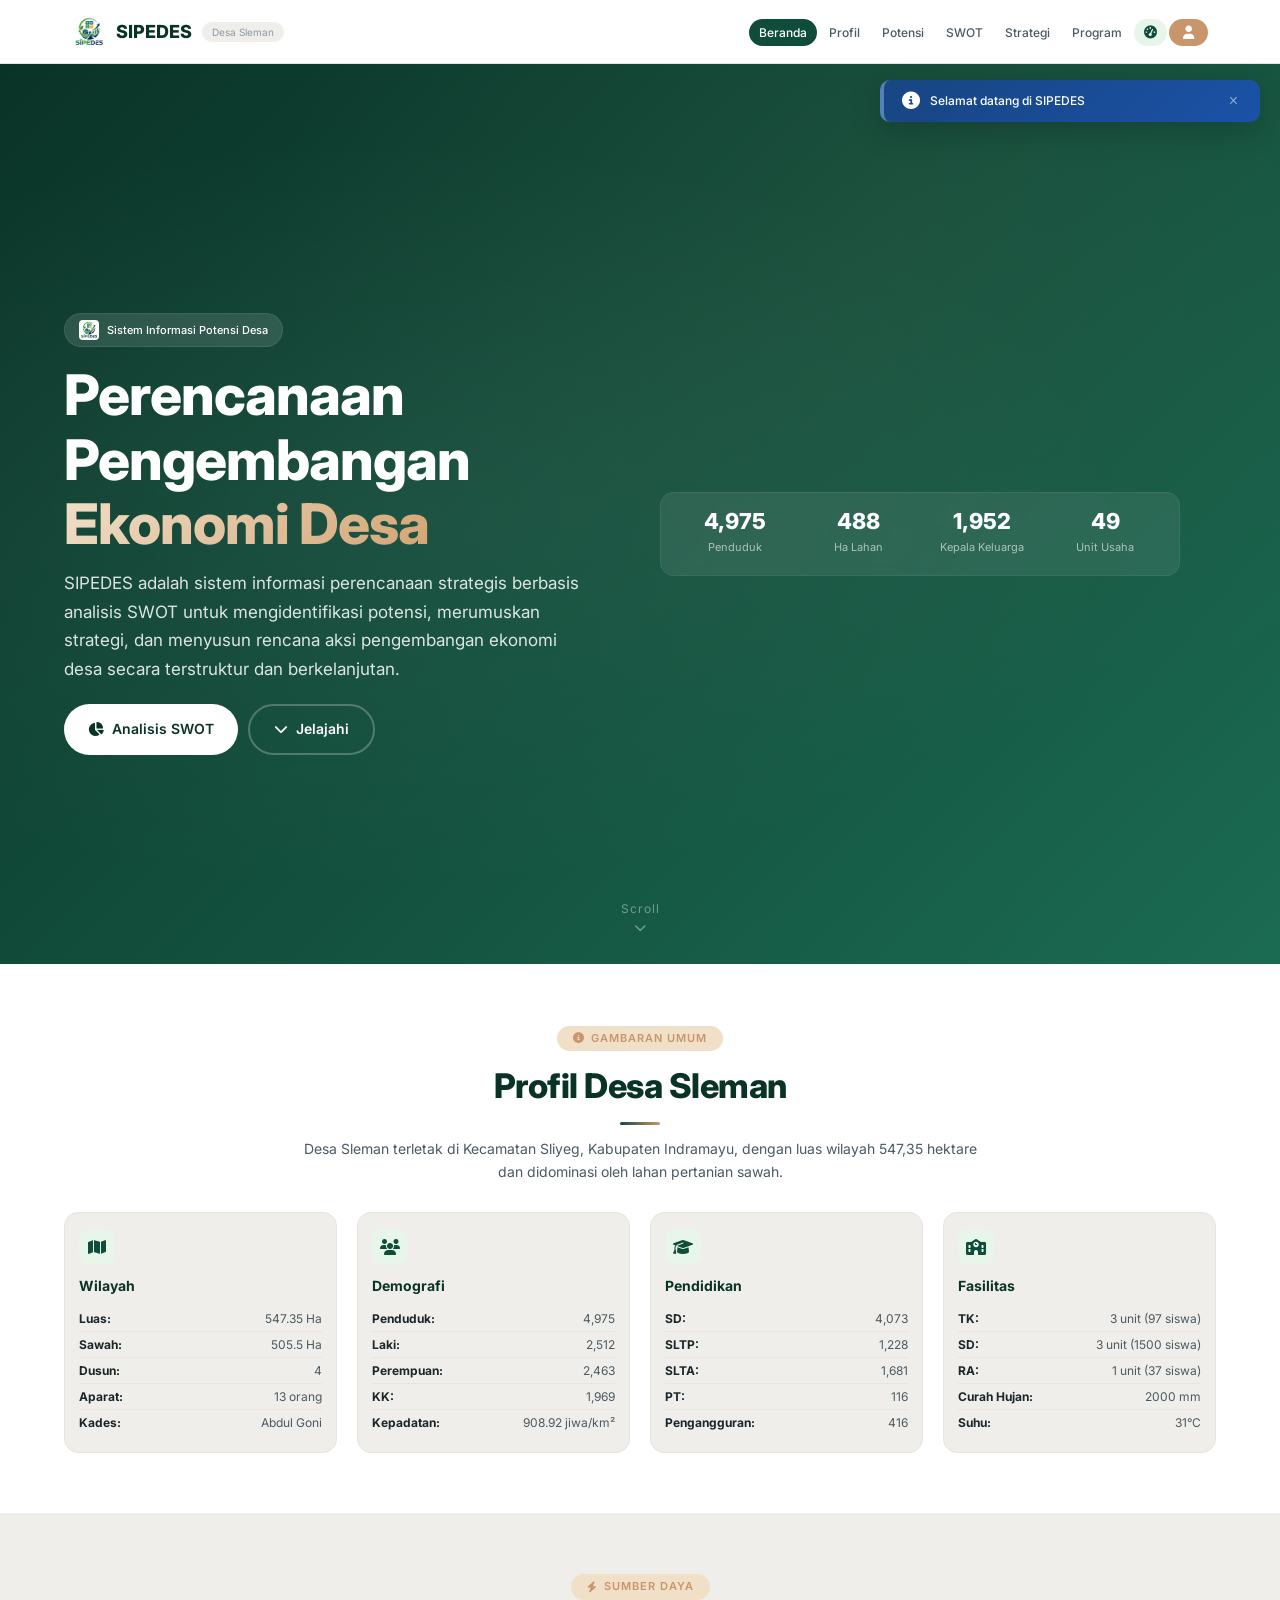
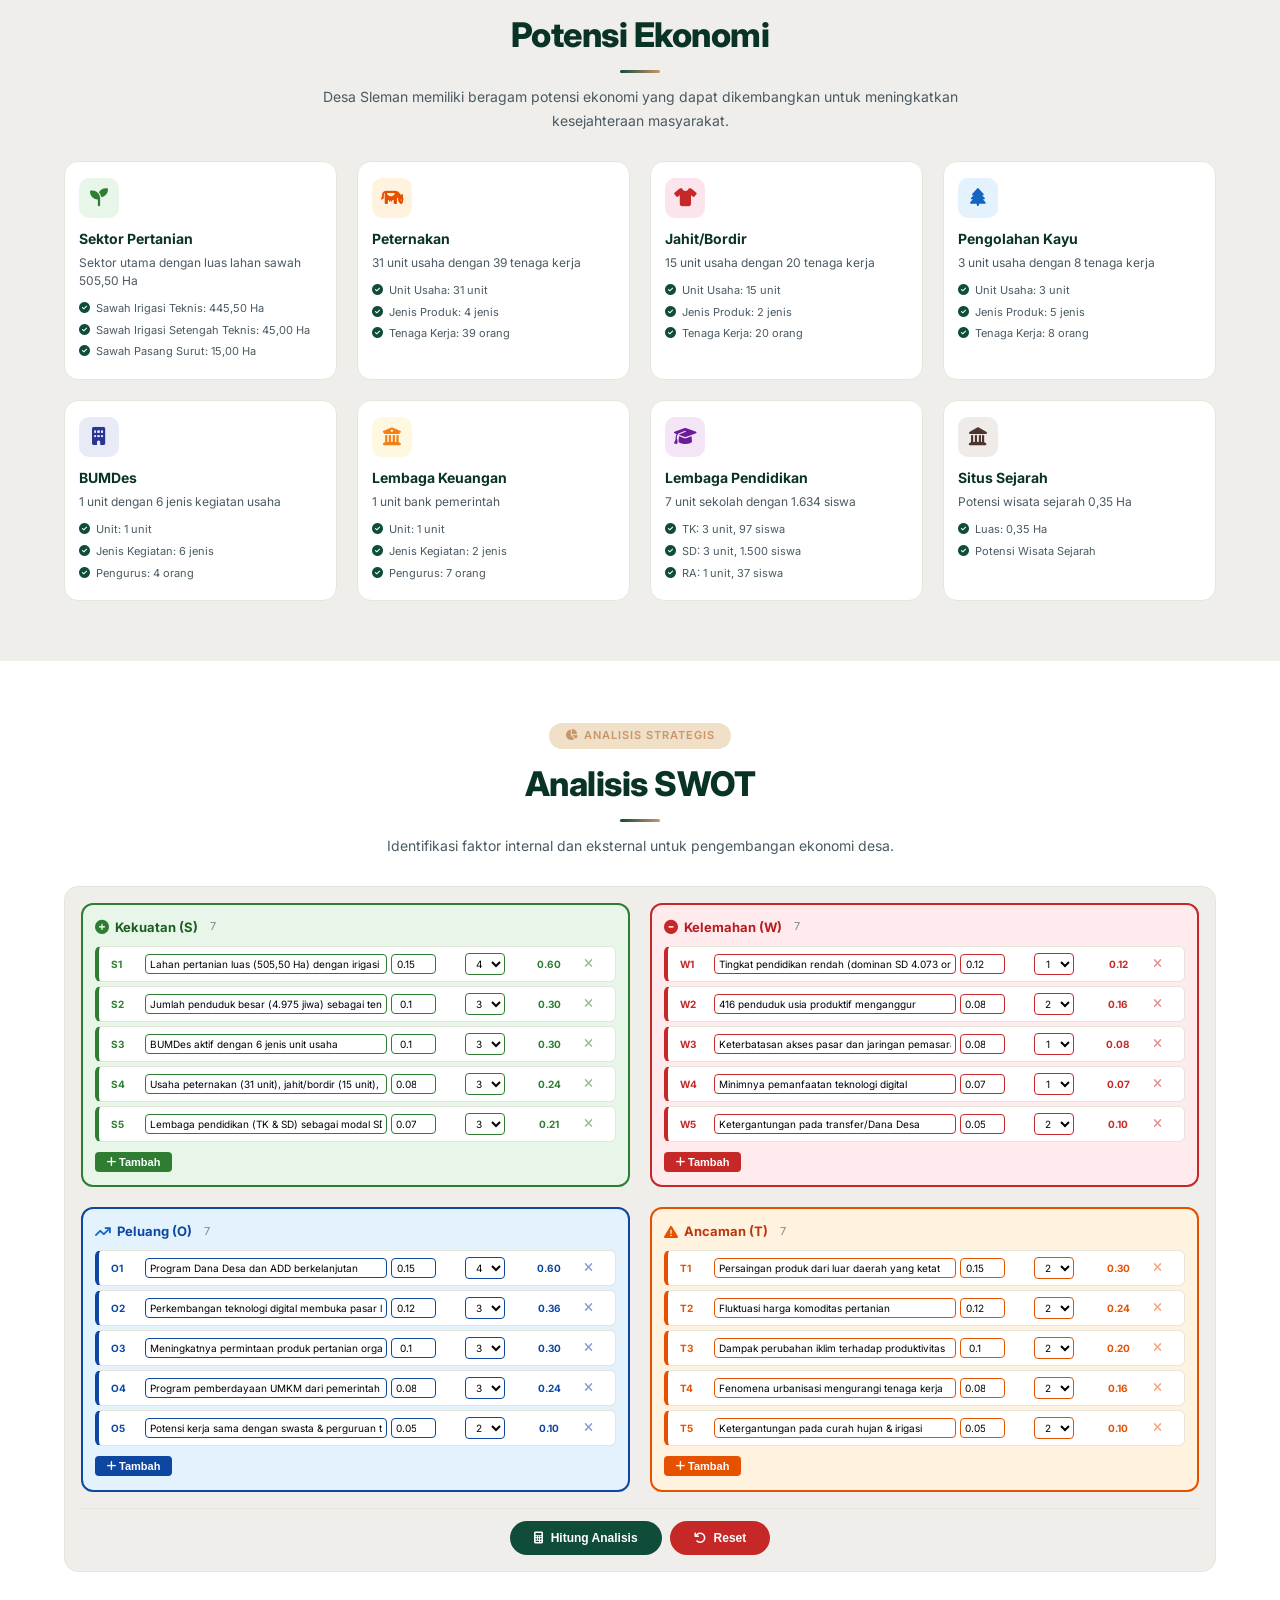
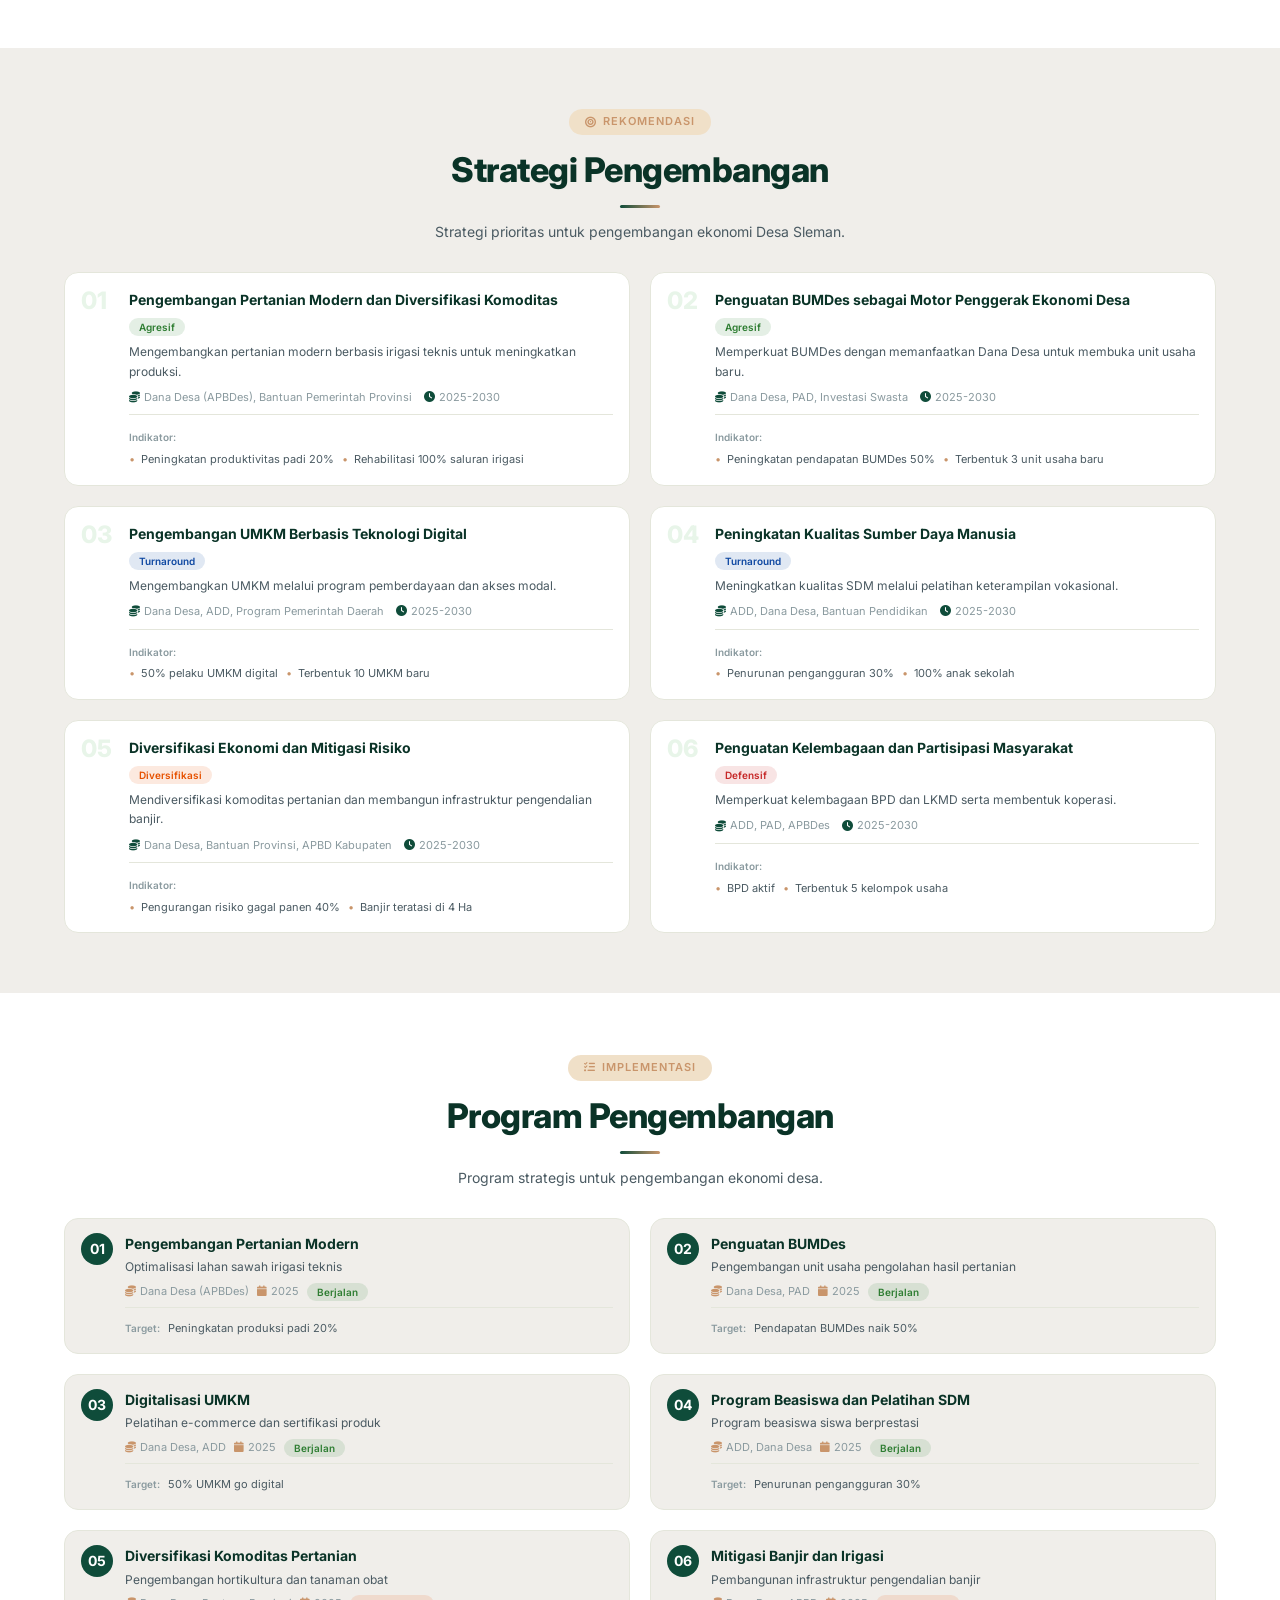
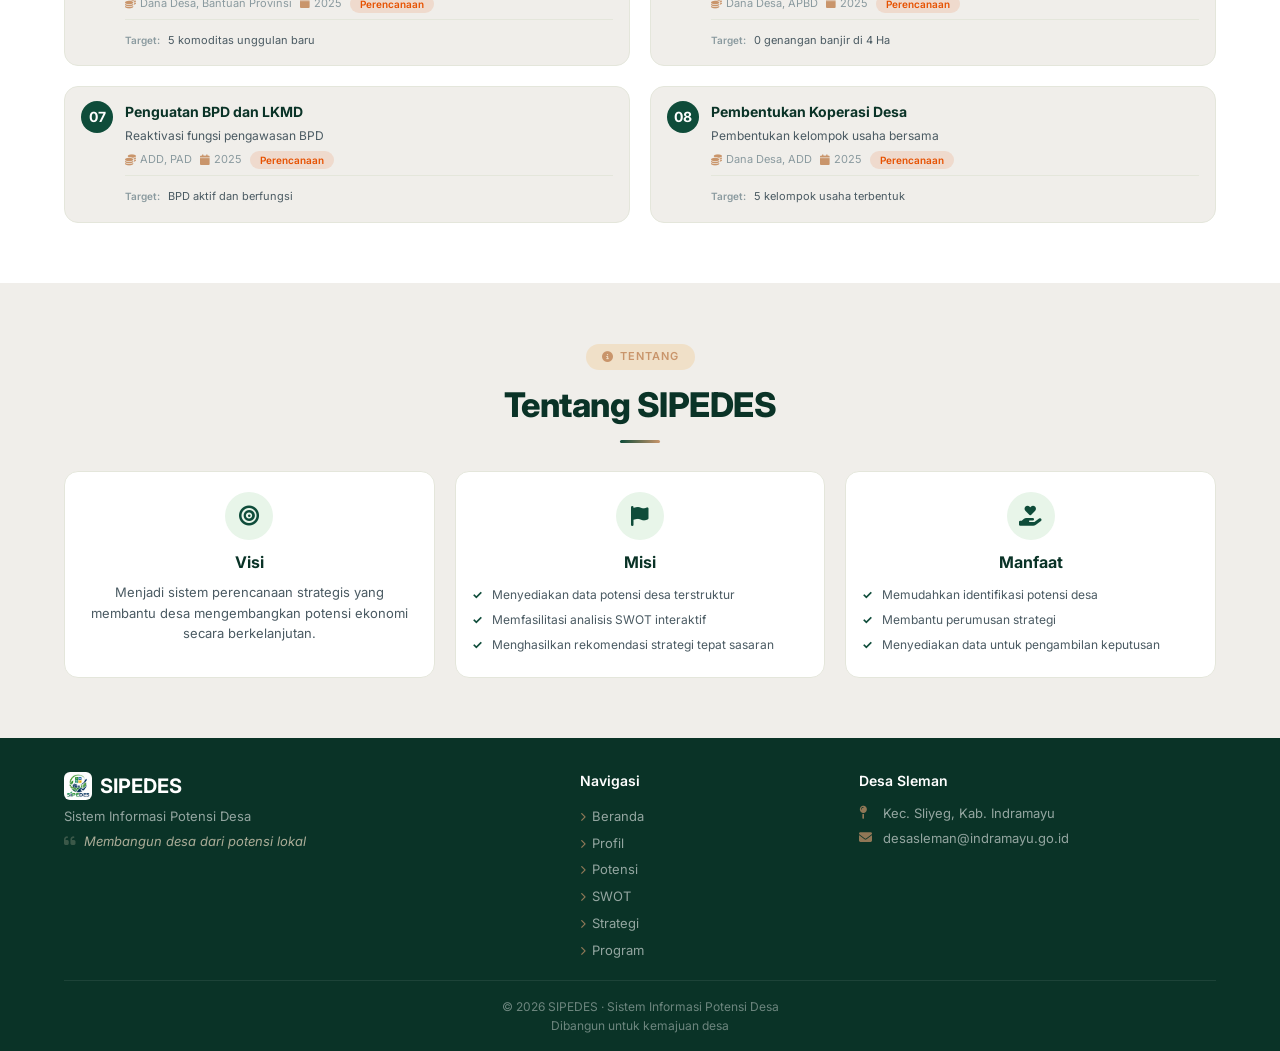
<file: index.html>
<!doctype html>
<html lang="id">
  <head>
    <meta charset="UTF-8" />
    <meta
      name="viewport"
      content="width=device-width, initial-scale=1.0, maximum-scale=1.0, user-scalable=yes"
    />
    <title>SIPEDES · Sistem Informasi Potensi Desa</title>
    <link
      href="https://fonts.googleapis.com/css2?family=Inter:wght@300;400;500;600;700;800;900&display=swap"
      rel="stylesheet"
    />
    <link
      rel="stylesheet"
      href="https://cdnjs.cloudflare.com/ajax/libs/font-awesome/6.5.0/css/all.min.css"
    />
    <link href="https://unpkg.com/aos@2.3.1/dist/aos.css" rel="stylesheet" />
    <link rel="icon" type="image/png" href="assets/images/logo.png" />
    <style>
      /* ===== ROOT ===== */
      :root {
        --primary: #0f4c3a;
        --primary-light: #1b6b52;
        --primary-dark: #0a3327;
        --primary-50: #e8f5e9;
        --accent: #c9956b;
        --accent-light: #f0e0c8;
        --bg: #f0eeea;
        --bg-white: #ffffff;
        --text: #1a262a;
        --text-light: #4a5a62;
        --text-muted: #8a9a9f;
        --border: #e4e6db;
        --shadow: 0 4px 20px rgba(0, 0, 0, 0.05);
        --shadow-hover: 0 8px 32px rgba(0, 0, 0, 0.1);
        --radius: 14px;
        --radius-sm: 10px;
        --transition: 0.3s cubic-bezier(0.25, 0.46, 0.45, 0.94);
        --font: "Inter", -apple-system, sans-serif;
        --header-height: 64px;
      }
      * {
        margin: 0;
        padding: 0;
        box-sizing: border-box;
      }
      html {
        -webkit-text-size-adjust: 100%;
        scroll-behavior: smooth;
        scroll-padding-top: 80px;
      }
      body {
        font-family: var(--font);
        background: var(--bg);
        color: var(--text);
        line-height: 1.6;
        padding-top: var(--header-height);
        -webkit-font-smoothing: antialiased;
      }
      a {
        text-decoration: none;
        color: inherit;
      }
      ul {
        list-style: none;
      }
      .container {
        max-width: 1200px;
        margin: 0 auto;
        padding: 0 16px;
      }

      /* ===== PRELOADER ===== */
      #preloader {
        position: fixed;
        inset: 0;
        z-index: 9999;
        background: var(--primary-dark);
        display: flex;
        flex-direction: column;
        align-items: center;
        justify-content: center;
        transition: opacity 0.6s ease;
      }
      #preloader.hide {
        opacity: 0;
        pointer-events: none;
      }
      .loader-ring {
        width: 48px;
        height: 48px;
        border: 4px solid rgba(255, 255, 255, 0.1);
        border-top-color: var(--accent);
        border-radius: 50%;
        animation: spin 0.9s linear infinite;
        margin-bottom: 12px;
      }
      @keyframes spin {
        to {
          transform: rotate(360deg);
        }
      }
      .loader-text {
        font-size: 22px;
        font-weight: 800;
        color: #fff;
        letter-spacing: 2px;
      }
      .loader-sub {
        font-size: 12px;
        color: rgba(255, 255, 255, 0.5);
        margin-top: 4px;
      }

      /* ===== HEADER ===== */
      .header {
        position: fixed;
        top: 0;
        left: 0;
        right: 0;
        z-index: 1000;
        background: rgba(255, 255, 255, 0.97);
        backdrop-filter: blur(16px);
        -webkit-backdrop-filter: blur(16px);
        border-bottom: 1px solid var(--border);
        height: var(--header-height);
        transition: var(--transition);
      }
      .header.scrolled {
        box-shadow: var(--shadow);
      }
      .navbar {
        display: flex;
        align-items: center;
        justify-content: space-between;
        height: var(--header-height);
        padding: 0 16px;
      }
      .brand {
        display: flex;
        align-items: center;
        gap: 10px;
        font-weight: 800;
        font-size: 18px;
        color: var(--primary-dark);
      }
      .brand img {
        height: 34px;
        width: 34px;
        border-radius: 8px;
      }
      .brand small {
        font-size: 10px;
        font-weight: 400;
        color: var(--text-muted);
        background: var(--bg);
        padding: 2px 10px;
        border-radius: 20px;
      }
      .nav-menu {
        display: flex;
        align-items: center;
        gap: 2px;
      }
      .nav-menu a {
        padding: 6px 10px;
        font-size: 12px;
        font-weight: 500;
        color: var(--text-light);
        border-radius: 24px;
        transition: var(--transition);
        white-space: nowrap;
      }
      .nav-menu a i {
        font-size: 13px;
      }
      .nav-menu a.active {
        color: #fff;
        background: var(--primary);
      }
      .nav-menu a:not(.active):hover {
        color: var(--primary);
        background: var(--primary-50);
      }
      .nav-menu .nav-dashboard {
        background: var(--primary-50);
        color: var(--primary) !important;
      }
      .nav-menu .nav-login {
        background: var(--accent);
        color: #fff !important;
        padding: 6px 14px;
      }
      .nav-toggle {
        display: none;
        flex-direction: column;
        gap: 4px;
        background: none;
        border: none;
        cursor: pointer;
        padding: 4px;
      }
      .nav-toggle span {
        width: 24px;
        height: 2px;
        background: var(--text);
        border-radius: 2px;
        transition: var(--transition);
      }
      .nav-toggle.active span:nth-child(1) {
        transform: rotate(45deg) translate(4px, 4px);
      }
      .nav-toggle.active span:nth-child(2) {
        opacity: 0;
      }
      .nav-toggle.active span:nth-child(3) {
        transform: rotate(-45deg) translate(4px, -4px);
      }
      .nav-menu-mobile {
        position: fixed;
        top: var(--header-height);
        left: 0;
        right: 0;
        background: rgba(255, 255, 255, 0.98);
        backdrop-filter: blur(12px);
        padding: 16px;
        border-bottom: 1px solid var(--border);
        display: none;
        flex-direction: column;
        gap: 4px;
        max-height: calc(100vh - var(--header-height));
        overflow-y: auto;
      }
      .nav-menu-mobile.open {
        display: flex;
      }
      .nav-menu-mobile a {
        padding: 12px 16px;
        font-size: 15px;
        font-weight: 500;
        color: var(--text-light);
        border-radius: var(--radius-sm);
        transition: var(--transition);
        display: flex;
        align-items: center;
        gap: 12px;
      }
      .nav-menu-mobile a.active {
        color: var(--primary);
        background: var(--primary-50);
      }
      .nav-menu-mobile a i {
        width: 24px;
        text-align: center;
      }

      /* ===== HERO ===== */
      .hero {
        position: relative;
        min-height: 85vh;
        display: flex;
        align-items: center;
        background: linear-gradient(135deg, #0a3327, #1b6b52);
        overflow: hidden;
        padding: 20px 0 40px;
      }
      .hero-bg {
        position: absolute;
        inset: 0;
        background:
          radial-gradient(
            ellipse at 30% 50%,
            rgba(255, 255, 255, 0.05) 0%,
            transparent 60%
          ),
          radial-gradient(
            ellipse at 70% 20%,
            rgba(201, 149, 107, 0.06) 0%,
            transparent 50%
          );
      }
      .hero-container {
        position: relative;
        z-index: 1;
        display: grid;
        grid-template-columns: 1fr;
        gap: 24px;
        align-items: center;
      }
      .hero-content {
        color: #fff;
        text-align: center;
      }
      .hero-badge {
        display: inline-flex;
        align-items: center;
        gap: 8px;
        background: rgba(255, 255, 255, 0.12);
        padding: 6px 14px;
        border-radius: 20px;
        font-size: 11px;
        font-weight: 500;
        margin-bottom: 16px;
        border: 1px solid rgba(255, 255, 255, 0.08);
      }
      .hero-badge img {
        height: 20px;
        width: 20px;
        border-radius: 4px;
      }
      .hero-content h1 {
        font-size: 28px;
        font-weight: 800;
        line-height: 1.15;
        letter-spacing: -1px;
        margin-bottom: 12px;
      }
      .hero-content h1 span {
        background: linear-gradient(135deg, #f0e0c8, #d4a373);
        -webkit-background-clip: text;
        -webkit-text-fill-color: transparent;
        background-clip: text;
      }
      .hero-content p {
        font-size: 15px;
        opacity: 0.85;
        max-width: 100%;
        margin-bottom: 20px;
        line-height: 1.7;
      }
      .hero-actions {
        display: flex;
        gap: 10px;
        justify-content: center;
        flex-wrap: wrap;
      }
      .btn {
        display: inline-flex;
        align-items: center;
        gap: 8px;
        padding: 12px 24px;
        font-size: 14px;
        font-weight: 600;
        border-radius: 50px;
        transition: var(--transition);
        border: none;
        cursor: pointer;
      }
      .btn:active {
        transform: scale(0.96);
      }
      .btn-primary {
        background: #fff;
        color: var(--primary-dark);
      }
      .btn-primary:hover {
        transform: translateY(-2px);
        box-shadow: 0 8px 24px rgba(0, 0, 0, 0.2);
      }
      .btn-outline {
        background: transparent;
        color: #fff;
        border: 2px solid rgba(255, 255, 255, 0.25);
      }
      .btn-outline:hover {
        background: rgba(255, 255, 255, 0.1);
        border-color: #fff;
      }
      .hero-stats {
        display: grid;
        grid-template-columns: 1fr 1fr 1fr 1fr;
        gap: 8px;
        background: rgba(255, 255, 255, 0.08);
        backdrop-filter: blur(4px);
        padding: 16px;
        border-radius: var(--radius);
        border: 1px solid rgba(255, 255, 255, 0.06);
      }
      .stat-item {
        text-align: center;
      }
      .stat-item .stat-number {
        display: block;
        font-size: 22px;
        font-weight: 800;
        color: #fff;
        line-height: 1.1;
      }
      .stat-item label {
        font-size: 11px;
        color: rgba(255, 255, 255, 0.6);
      }
      .hero-scroll {
        display: none;
      }

      /* ===== SECTION ===== */
      .section {
        padding: 40px 0;
      }
      .section-head {
        text-align: center;
        margin-bottom: 28px;
      }
      .section-tag {
        display: inline-flex;
        align-items: center;
        gap: 6px;
        font-size: 11px;
        font-weight: 600;
        text-transform: uppercase;
        letter-spacing: 1px;
        color: var(--accent);
        background: var(--accent-light);
        padding: 4px 16px;
        border-radius: 20px;
        margin-bottom: 8px;
      }
      .section-head h2 {
        font-size: 24px;
        font-weight: 800;
        color: var(--primary-dark);
        letter-spacing: -0.5px;
      }
      .section-line {
        width: 40px;
        height: 3px;
        background: linear-gradient(90deg, var(--primary), var(--accent));
        margin: 8px auto 12px;
        border-radius: 2px;
      }
      .section-head p {
        max-width: 100%;
        margin: 0 auto;
        font-size: 14px;
        color: var(--text-light);
        line-height: 1.7;
        padding: 0 4px;
      }

      /* ===== PROFIL ===== */
      .profil {
        background: var(--bg-white);
      }
      .profil-grid {
        display: grid;
        grid-template-columns: 1fr 1fr;
        gap: 12px;
      }
      .profil-card {
        background: var(--bg);
        padding: 16px 14px;
        border-radius: var(--radius);
        border: 1px solid var(--border);
        transition: var(--transition);
      }
      .profil-card:hover {
        transform: translateY(-4px);
        box-shadow: var(--shadow-hover);
      }
      .profil-icon {
        width: 36px;
        height: 36px;
        background: var(--primary-50);
        color: var(--primary);
        border-radius: 10px;
        display: flex;
        align-items: center;
        justify-content: center;
        font-size: 16px;
        margin-bottom: 10px;
      }
      .profil-card h3 {
        font-size: 14px;
        font-weight: 700;
        color: var(--primary-dark);
        margin-bottom: 8px;
      }
      .profil-card ul li {
        font-size: 12px;
        color: var(--text-light);
        padding: 3px 0;
        border-bottom: 1px solid rgba(0, 0, 0, 0.04);
        display: flex;
        justify-content: space-between;
      }
      .profil-card ul li:last-child {
        border-bottom: none;
      }
      .profil-card ul li strong {
        color: var(--text);
      }

      /* ===== POTENSI ===== */
      .potensi {
        background: var(--bg);
      }
      .potensi-grid {
        display: grid;
        grid-template-columns: 1fr 1fr;
        gap: 12px;
      }
      .potensi-card {
        background: var(--bg-white);
        padding: 16px 14px;
        border-radius: var(--radius);
        border: 1px solid var(--border);
        transition: var(--transition);
      }
      .potensi-card:hover {
        transform: translateY(-4px);
        box-shadow: var(--shadow-hover);
      }
      .potensi-icon {
        width: 40px;
        height: 40px;
        border-radius: 10px;
        display: flex;
        align-items: center;
        justify-content: center;
        font-size: 18px;
        margin-bottom: 10px;
      }
      .potensi-card h3 {
        font-size: 14px;
        font-weight: 700;
        color: var(--primary-dark);
        margin-bottom: 4px;
      }
      .potensi-card p {
        font-size: 12px;
        color: var(--text-light);
        margin-bottom: 8px;
        line-height: 1.5;
      }
      .potensi-card ul li {
        font-size: 11px;
        color: var(--text-light);
        padding: 2px 0;
        display: flex;
        align-items: flex-start;
        gap: 6px;
      }
      .potensi-card ul li i {
        color: var(--primary);
        margin-top: 3px;
        font-size: 11px;
      }

      /* ===== SWOT ===== */
      .swot {
        background: var(--bg-white);
      }
      .swot-container {
        background: var(--bg);
        padding: 16px;
        border-radius: var(--radius);
        margin-bottom: 16px;
        border: 1px solid var(--border);
      }
      .swot-form-grid {
        display: grid;
        grid-template-columns: 1fr 1fr;
        gap: 12px;
      }
      .swot-form-col {
        border-radius: var(--radius-sm);
        padding: 12px;
        border: 2px solid transparent;
        background: var(--bg-white);
      }
      .swot-form-col h4 {
        font-size: 13px;
        font-weight: 700;
        margin-bottom: 8px;
        display: flex;
        align-items: center;
        gap: 6px;
      }
      .swot-form-col h4 i {
        font-size: 14px;
      }
      .swot-faktor-list {
        max-height: 200px;
        overflow-y: auto;
      }
      .swot-faktor-item {
        display: grid;
        grid-template-columns: 20px 1fr 45px 40px 25px 20px;
        gap: 4px;
        align-items: center;
        background: #fff;
        padding: 4px 8px;
        border-radius: 6px;
        margin-bottom: 4px;
        border: 1px solid var(--border);
        font-size: 11px;
      }
      .swot-faktor-item .faktor-id {
        font-weight: 700;
        font-size: 10px;
      }
      .swot-faktor-item input,
      .swot-faktor-item select {
        padding: 3px 4px;
        border: 1px solid var(--border);
        border-radius: 4px;
        font-size: 10px;
        font-family: var(--font);
        background: #fff;
        width: 100%;
      }
      .swot-faktor-item .faktor-bobot {
        width: 45px;
        text-align: center;
      }
      .swot-faktor-item .faktor-rating {
        width: 40px;
        text-align: center;
      }
      .faktor-skor {
        font-weight: 700;
        font-size: 10px;
        text-align: center;
      }
      .btn-remove {
        background: none;
        border: none;
        cursor: pointer;
        font-size: 12px;
        padding: 2px;
        opacity: 0.5;
      }
      .btn-remove:hover {
        opacity: 1;
      }
      .empty-state {
        padding: 12px;
        text-align: center;
        color: var(--text-muted);
        font-size: 12px;
        background: #fff;
        border-radius: 6px;
        border: 1px dashed var(--border);
      }
      .btn-sm {
        padding: 4px 12px;
        font-size: 11px;
        border-radius: 4px;
        border: none;
        cursor: pointer;
        font-weight: 600;
        transition: var(--transition);
      }
      .btn-add {
        background: var(--primary);
        color: #fff;
        margin-top: 6px;
      }
      .btn-add:hover {
        background: var(--primary-light);
      }
      .swot-form-actions {
        display: flex;
        gap: 8px;
        margin-top: 16px;
        justify-content: center;
        flex-wrap: wrap;
        padding-top: 12px;
        border-top: 1px solid var(--border);
      }
      .swot-form-actions .btn {
        padding: 10px 20px;
        font-size: 12px;
      }

      /* ===== SWOT HASIL ===== */
      .swot-hasil {
        background: #fff;
        padding: 20px;
        border-radius: var(--radius);
        margin-bottom: 16px;
        border: 1px solid var(--border);
      }
      .swot-hasil h3 {
        font-size: 16px;
        font-weight: 700;
        color: var(--primary-dark);
        text-align: center;
        margin-bottom: 16px;
        letter-spacing: 0.5px;
      }
      .hasil-grid {
        display: grid;
        grid-template-columns: 1fr 1fr 1fr;
        gap: 10px;
        margin-bottom: 16px;
      }
      .hasil-item {
        padding: 12px 14px;
        border-radius: 8px;
        display: flex;
        flex-direction: column;
        align-items: center;
        justify-content: center;
        border: 1px solid var(--border);
        font-size: 12px;
        min-height: 64px;
        text-align: center;
        transition: 0.2s;
        background: var(--bg);
      }
      .hasil-item:hover {
        transform: translateY(-2px);
        box-shadow: var(--shadow);
      }
      .hasil-item.highlight {
        border-width: 2px;
      }
      .hasil-label {
        font-weight: 600;
        color: var(--text-light);
        display: flex;
        align-items: center;
        gap: 6px;
        font-size: 11px;
        letter-spacing: 0.3px;
      }
      .hasil-label i {
        font-size: 13px;
      }
      .hasil-value {
        font-weight: 700;
        font-size: 20px;
        margin-top: 2px;
      }
      .hasil-kuadran-info {
        text-align: center;
        padding: 16px 20px;
        background: var(--bg);
        border-radius: 8px;
        border: 1px solid var(--border);
        margin-top: 4px;
      }
      .kuadran-badge {
        display: inline-block;
        padding: 6px 24px;
        border-radius: 20px;
        font-weight: 700;
        color: #fff;
        font-size: 15px;
        letter-spacing: 0.5px;
      }
      .strategi-badge {
        display: inline-block;
        padding: 6px 24px;
        border-radius: 20px;
        font-weight: 600;
        color: #fff;
        font-size: 14px;
        margin-left: 6px;
        letter-spacing: 0.3px;
      }
      .strategi-deskripsi {
        margin-top: 10px;
        font-size: 14px;
        font-weight: 500;
      }
      .hasil-detail {
        margin-top: 10px;
        font-size: 12px;
        color: var(--text-muted);
        border-top: 1px solid var(--border);
        padding-top: 10px;
      }
      .hasil-detail span {
        margin: 0 8px;
      }
      .hasil-detail .label {
        font-weight: 600;
        color: var(--text-light);
      }

      /* ===== SWOT KUADRAN ===== */
      .swot-kuadran {
        background: #fff;
        padding: 20px;
        border-radius: var(--radius);
        margin-bottom: 16px;
        border: 1px solid var(--border);
      }
      .swot-kuadran h3 {
        font-size: 16px;
        font-weight: 700;
        color: var(--primary-dark);
        text-align: center;
        margin-bottom: 16px;
        letter-spacing: 0.5px;
      }
      .kuadran-chart {
        position: relative;
        width: 100%;
        max-width: 320px;
        margin: 0 auto;
        aspect-ratio: 1;
      }
      .kuadran-axis-x {
        display: flex;
        justify-content: space-between;
        padding: 0 10px;
        font-size: 10px;
        color: var(--text-muted);
        margin-top: 4px;
      }
      .kuadran-axis-y {
        display: none;
      }
      .kuadran-grid {
        position: relative;
        width: 100%;
        height: 100%;
        display: grid;
        grid-template-columns: 1fr 1fr;
        grid-template-rows: 1fr 1fr;
        gap: 2px;
        background: var(--border);
        border-radius: 8px;
        overflow: hidden;
      }
      .kuadran-area {
        display: flex;
        align-items: center;
        justify-content: center;
        font-weight: 500;
        font-size: 10px;
        background: #fff;
        color: var(--text-muted);
        padding: 6px;
        text-align: center;
      }
      .kuadran-area.active {
        border: 2px solid;
      }
      .kuadran-area .check {
        font-size: 14px;
        display: block;
        font-weight: 700;
      }
      .kuadran-area div {
        display: flex;
        flex-direction: column;
        align-items: center;
        gap: 1px;
      }
      .kuadran-label {
        font-size: 12px;
        font-weight: 700;
      }
      .kuadran-strategy {
        font-size: 9px;
      }
      .kuadran-dot {
        position: absolute;
        width: 16px;
        height: 16px;
        border-radius: 50%;
        transform: translate(-50%, -50%);
        border: 2px solid #fff;
        box-shadow: 0 0 0 2px rgba(0, 0, 0, 0.15);
        z-index: 10;
      }
      .dot-label {
        position: absolute;
        top: 22px;
        left: 50%;
        transform: translateX(-50%);
        font-size: 9px;
        font-weight: 700;
        white-space: nowrap;
        background: #fff;
        padding: 1px 8px;
        border-radius: 4px;
        box-shadow: 0 2px 8px rgba(0, 0, 0, 0.1);
      }
      .kuadran-note {
        text-align: center;
        margin-top: 12px;
        padding: 12px;
        background: var(--bg);
        border-radius: 6px;
        font-size: 13px;
        color: var(--text-light);
      }

      /* ===== MATRIKS ===== */
      .matrix-wrapper {
        background: #fff;
        padding: 20px;
        border-radius: var(--radius);
        border: 1px solid var(--border);
      }
      .matrix-wrapper h3 {
        font-size: 16px;
        font-weight: 700;
        color: var(--primary-dark);
        text-align: center;
        margin-bottom: 16px;
        letter-spacing: 0.5px;
      }
      .matrix-grid {
        display: grid;
        grid-template-columns: 1fr;
        gap: 2px;
        background: var(--border);
        border-radius: 8px;
        overflow: hidden;
      }
      .matrix-header {
        display: none;
      }
      .matrix-cell {
        padding: 12px 14px;
        background: #fff;
        font-size: 12px;
      }
      .matrix-cell strong {
        display: block;
        font-size: 13px;
        margin-bottom: 4px;
      }
      .matrix-cell ul li {
        padding: 2px 0;
        color: var(--text-light);
        font-size: 11px;
        padding-left: 16px;
        position: relative;
        line-height: 1.4;
      }
      .matrix-cell ul li::before {
        content: "›";
        position: absolute;
        left: 0;
        font-weight: 700;
      }

      /* ===== STRATEGI ===== */
      .strategi {
        background: var(--bg);
      }
      .strategi-grid {
        display: grid;
        grid-template-columns: 1fr;
        gap: 12px;
      }
      .strategi-card {
        display: flex;
        gap: 12px;
        background: #fff;
        padding: 16px;
        border-radius: var(--radius);
        border: 1px solid var(--border);
        transition: var(--transition);
      }
      .strategi-card:hover {
        transform: translateY(-4px);
        box-shadow: var(--shadow-hover);
      }
      .strategi-number {
        font-size: 24px;
        font-weight: 800;
        color: var(--primary-50);
        line-height: 1;
        min-width: 36px;
      }
      .strategi-content {
        flex: 1;
      }
      .strategi-content h3 {
        font-size: 14px;
        font-weight: 700;
        color: var(--primary-dark);
        margin-bottom: 2px;
      }
      .strategi-type {
        display: inline-block;
        font-size: 10px;
        font-weight: 600;
        padding: 1px 10px;
        border-radius: 10px;
        margin-bottom: 6px;
      }
      .strategi-content p {
        font-size: 12px;
        color: var(--text-light);
        line-height: 1.6;
        margin-bottom: 8px;
      }
      .strategi-detail {
        display: flex;
        gap: 12px;
        font-size: 11px;
        color: var(--text-muted);
        flex-wrap: wrap;
      }
      .strategi-detail span {
        display: flex;
        align-items: center;
        gap: 4px;
      }
      .strategi-detail i {
        color: var(--primary);
      }
      .strategi-indikator {
        margin-top: 8px;
        padding-top: 8px;
        border-top: 1px solid var(--border);
      }
      .strategi-indikator small {
        font-size: 10px;
        font-weight: 600;
        color: var(--text-muted);
      }
      .strategi-indikator ul {
        display: flex;
        flex-wrap: wrap;
        gap: 2px 8px;
        margin-top: 2px;
      }
      .strategi-indikator ul li {
        font-size: 11px;
        color: var(--text-light);
        padding-left: 12px;
        position: relative;
      }
      .strategi-indikator ul li::before {
        content: "•";
        position: absolute;
        left: 0;
        color: var(--accent);
      }

      /* ===== PROGRAM ===== */
      .program {
        background: var(--bg-white);
      }
      .program-grid {
        display: grid;
        grid-template-columns: 1fr;
        gap: 12px;
      }
      .program-card {
        display: flex;
        gap: 12px;
        background: var(--bg);
        padding: 14px 16px;
        border-radius: var(--radius);
        border: 1px solid var(--border);
        transition: var(--transition);
      }
      .program-card:hover {
        transform: translateY(-4px);
        box-shadow: var(--shadow-hover);
      }
      .program-number {
        width: 32px;
        height: 32px;
        background: var(--primary);
        color: #fff;
        border-radius: 50%;
        display: flex;
        align-items: center;
        justify-content: center;
        font-size: 14px;
        font-weight: 700;
        flex-shrink: 0;
      }
      .program-content {
        flex: 1;
      }
      .program-content h4 {
        font-size: 14px;
        font-weight: 700;
        color: var(--primary-dark);
        margin-bottom: 2px;
      }
      .program-content p {
        font-size: 12px;
        color: var(--text-light);
        margin-bottom: 6px;
      }
      .program-meta {
        display: flex;
        gap: 8px;
        font-size: 11px;
        color: var(--text-muted);
        flex-wrap: wrap;
        align-items: center;
      }
      .program-meta span {
        display: flex;
        align-items: center;
        gap: 4px;
      }
      .program-meta i {
        color: var(--accent);
      }
      .program-status {
        padding: 1px 10px;
        border-radius: 10px;
        font-weight: 600;
        font-size: 10px;
      }
      .program-indikator {
        margin-top: 6px;
        padding-top: 6px;
        border-top: 1px solid var(--border);
      }
      .program-indikator small {
        font-size: 10px;
        font-weight: 600;
        color: var(--text-muted);
      }
      .program-indikator span {
        font-size: 11px;
        color: var(--text-light);
        margin-left: 4px;
      }

      /* ===== TENTANG ===== */
      .tentang {
        background: var(--bg);
      }
      .tentang-grid {
        display: grid;
        grid-template-columns: 1fr;
        gap: 12px;
      }
      .tentang-card {
        background: #fff;
        padding: 20px 16px;
        border-radius: var(--radius);
        border: 1px solid var(--border);
        text-align: center;
        transition: var(--transition);
      }
      .tentang-card:hover {
        transform: translateY(-4px);
        box-shadow: var(--shadow-hover);
      }
      .tentang-icon {
        width: 48px;
        height: 48px;
        background: var(--primary-50);
        color: var(--primary);
        border-radius: 50%;
        display: flex;
        align-items: center;
        justify-content: center;
        font-size: 20px;
        margin: 0 auto 10px;
      }
      .tentang-card h3 {
        font-size: 16px;
        font-weight: 700;
        color: var(--primary-dark);
        margin-bottom: 6px;
      }
      .tentang-card p {
        font-size: 13px;
        color: var(--text-light);
        line-height: 1.6;
      }
      .tentang-card ul li {
        font-size: 12px;
        color: var(--text-light);
        padding: 3px 0;
        text-align: left;
        padding-left: 20px;
        position: relative;
      }
      .tentang-card ul li::before {
        content: "✓";
        position: absolute;
        left: 0;
        color: var(--primary);
        font-weight: 700;
      }

      /* ===== FOOTER ===== */
      .footer {
        background: var(--primary-dark);
        color: rgba(255, 255, 255, 0.8);
        padding: 32px 0 16px;
      }
      .footer-grid {
        display: grid;
        grid-template-columns: 1fr;
        gap: 20px;
        padding-bottom: 16px;
        border-bottom: 1px solid rgba(255, 255, 255, 0.08);
      }
      .footer-brand h3 {
        font-size: 20px;
        font-weight: 700;
        color: #fff;
        display: flex;
        align-items: center;
        gap: 8px;
      }
      .footer-brand h3 img {
        height: 28px;
        width: 28px;
        border-radius: 6px;
      }
      .footer-brand p {
        font-size: 13px;
        opacity: 0.7;
        margin: 4px 0;
      }
      .footer-tagline {
        font-style: italic;
        font-size: 13px;
        opacity: 0.5;
        color: var(--accent-light);
      }
      .footer-tagline i {
        opacity: 0.3;
        margin-right: 4px;
      }
      .footer-links h4,
      .footer-info h4 {
        color: #fff;
        font-size: 14px;
        font-weight: 600;
        margin-bottom: 10px;
      }
      .footer-links ul li {
        padding: 3px 0;
      }
      .footer-links ul li a {
        font-size: 13px;
        opacity: 0.7;
        display: flex;
        align-items: center;
        gap: 6px;
        transition: var(--transition);
      }
      .footer-links ul li a i {
        font-size: 9px;
        color: var(--accent);
      }
      .footer-links ul li a:hover {
        opacity: 1;
      }
      .footer-info p {
        font-size: 13px;
        opacity: 0.7;
        margin-bottom: 4px;
        display: flex;
        align-items: flex-start;
        gap: 8px;
      }
      .footer-info p i {
        color: var(--accent);
        margin-top: 3px;
        min-width: 16px;
      }
      .footer-bottom {
        text-align: center;
        padding-top: 16px;
        font-size: 12px;
        opacity: 0.5;
      }

      /* ===== TOAST ===== */
      #toastContainer {
        position: fixed;
        top: 80px;
        right: 20px;
        z-index: 9999;
        pointer-events: none;
        max-width: 380px;
        width: 100%;
      }
      #toastContainer .toast {
        pointer-events: auto;
        margin-bottom: 8px;
        padding: 12px 18px;
        border-radius: 10px;
        font-weight: 500;
        font-size: 13px;
        box-shadow: 0 8px 32px rgba(0, 0, 0, 0.2);
        animation: toastSlide 0.4s cubic-bezier(0.22, 1, 0.36, 1);
        display: flex;
        align-items: center;
        gap: 10px;
        color: #fff;
        border-left: 4px solid rgba(255, 255, 255, 0.3);
        position: relative;
        overflow: hidden;
      }
      #toastContainer .toast::before {
        content: "";
        position: absolute;
        top: 0;
        left: 0;
        right: 0;
        bottom: 0;
        background: rgba(255, 255, 255, 0.06);
        pointer-events: none;
      }
      #toastContainer .toast.success {
        background: linear-gradient(135deg, #1b5e20, #2e7d32);
      }
      #toastContainer .toast.error {
        background: linear-gradient(135deg, #b71c1c, #c62828);
      }
      #toastContainer .toast.warning {
        background: linear-gradient(135deg, #bf360c, #e65100);
      }
      #toastContainer .toast.info {
        background: linear-gradient(135deg, #0a3a7a, #0d47a1);
      }
      #toastContainer .toast.hide {
        opacity: 0;
        transform: translateX(50px);
        transition: 0.4s cubic-bezier(0.22, 1, 0.36, 1);
      }
      #toastContainer .toast i {
        font-size: 18px;
        flex-shrink: 0;
      }
      #toastContainer .toast .toast-content {
        flex: 1;
        font-size: 12px;
        line-height: 1.4;
      }
      #toastContainer .toast .toast-close {
        background: none;
        border: none;
        color: rgba(255, 255, 255, 0.5);
        cursor: pointer;
        font-size: 16px;
        padding: 0 4px;
        transition: 0.3s;
        flex-shrink: 0;
      }
      #toastContainer .toast .toast-close:hover {
        color: #fff;
      }
      @keyframes toastSlide {
        from {
          transform: translateX(60px);
          opacity: 0;
        }
        to {
          transform: translateX(0);
          opacity: 1;
        }
      }

      /* ===== CONFIRM MODAL ===== */
      .confirm-overlay {
        position: fixed;
        inset: 0;
        background: rgba(0, 0, 0, 0.6);
        backdrop-filter: blur(6px);
        -webkit-backdrop-filter: blur(6px);
        z-index: 99999;
        display: none;
        align-items: center;
        justify-content: center;
        padding: 20px;
        animation: fadeIn 0.25s ease;
      }
      .confirm-overlay.active {
        display: flex;
      }
      @keyframes fadeIn {
        from {
          opacity: 0;
        }
        to {
          opacity: 1;
        }
      }
      .confirm-box {
        background: var(--bg-white);
        border-radius: var(--radius);
        max-width: 400px;
        width: 100%;
        padding: 28px 24px;
        box-shadow: 0 24px 64px rgba(0, 0, 0, 0.4);
        animation: popIn 0.35s cubic-bezier(0.22, 1, 0.36, 1);
        text-align: center;
      }
      @keyframes popIn {
        from {
          transform: scale(0.92) translateY(16px);
          opacity: 0;
        }
        to {
          transform: scale(1) translateY(0);
          opacity: 1;
        }
      }
      .confirm-box .confirm-icon {
        font-size: 44px;
        margin-bottom: 8px;
        display: flex;
        justify-content: center;
        align-items: center;
      }
      .confirm-box .confirm-icon.warning {
        color: #e65100;
      }
      .confirm-box .confirm-icon.danger {
        color: #c62828;
      }
      .confirm-box .confirm-icon.success {
        color: #2e7d32;
      }
      .confirm-box .confirm-icon.info {
        color: #0d47a1;
      }
      .confirm-box h3 {
        font-size: 18px;
        font-weight: 700;
        color: var(--primary-dark);
        margin-bottom: 6px;
      }
      .confirm-box p {
        font-size: 13px;
        color: var(--text-muted);
        margin-bottom: 20px;
        line-height: 1.6;
      }
      .confirm-box .confirm-actions {
        display: flex;
        gap: 10px;
        justify-content: center;
        flex-wrap: wrap;
      }
      .confirm-box .confirm-actions button {
        padding: 8px 28px;
        border-radius: 8px;
        border: none;
        font-weight: 600;
        font-size: 13px;
        cursor: pointer;
        transition: 0.3s ease;
        font-family: var(--font);
        min-width: 80px;
      }
      .confirm-box .confirm-actions .btn-confirm-yes {
        background: #c62828;
        color: #fff;
        box-shadow: 0 4px 12px rgba(198, 40, 40, 0.3);
      }
      .confirm-box .confirm-actions .btn-confirm-yes:hover {
        background: #b71c1c;
        transform: translateY(-2px);
        box-shadow: 0 6px 20px rgba(198, 40, 40, 0.4);
      }
      .confirm-box .confirm-actions .btn-confirm-no {
        background: #e8e8e8;
        color: var(--text);
      }
      .confirm-box .confirm-actions .btn-confirm-no:hover {
        background: #d5d5d5;
        transform: translateY(-2px);
      }

      /* ===== SCROLL TOP ===== */
      .scroll-top {
        position: fixed;
        bottom: 20px;
        right: 20px;
        width: 44px;
        height: 44px;
        background: var(--primary);
        color: #fff;
        border: none;
        border-radius: 50%;
        font-size: 16px;
        cursor: pointer;
        box-shadow: 0 4px 20px rgba(15, 76, 58, 0.3);
        transition: var(--transition);
        opacity: 0;
        visibility: hidden;
        transform: translateY(20px);
        z-index: 999;
      }
      .scroll-top.visible {
        opacity: 1;
        visibility: visible;
        transform: translateY(0);
      }
      .scroll-top:hover {
        background: var(--primary-light);
        transform: translateY(-3px);
        box-shadow: 0 8px 30px rgba(15, 76, 58, 0.4);
      }

      /* ===== RESPONSIVE ===== */
      @media (min-width: 768px) {
        .container {
          padding: 0 24px;
        }
        .nav-toggle {
          display: none;
        }
        .nav-menu {
          display: flex !important;
        }
        .nav-menu-mobile {
          display: none !important;
        }
        .hero {
          min-height: 100vh;
          padding: 100px 0 60px;
        }
        .hero-container {
          grid-template-columns: 1fr 1fr;
          gap: 40px;
        }
        .hero-content {
          text-align: left;
        }
        .hero-actions {
          justify-content: flex-start;
        }
        .hero-content h1 {
          font-size: 44px;
        }
        .hero-content p {
          font-size: 17px;
          max-width: 520px;
        }
        .hero-stats {
          max-width: 520px;
        }
        .hero-scroll {
          display: block;
          position: absolute;
          bottom: 30px;
          left: 50%;
          transform: translateX(-50%);
        }
        .scroll-down {
          display: flex;
          flex-direction: column;
          align-items: center;
          gap: 4px;
          color: rgba(255, 255, 255, 0.4);
          font-size: 12px;
          letter-spacing: 1px;
          transition: var(--transition);
        }
        .scroll-down i {
          animation: bounce 2s ease-in-out infinite;
        }
        @keyframes bounce {
          0%,
          100% {
            transform: translateY(0);
          }
          50% {
            transform: translateY(8px);
          }
        }
        .section {
          padding: 60px 0;
        }
        .section-head h2 {
          font-size: 34px;
        }
        .section-head p {
          max-width: 700px;
        }
        .profil-grid {
          grid-template-columns: repeat(4, 1fr);
          gap: 20px;
        }
        .potensi-grid {
          grid-template-columns: repeat(4, 1fr);
          gap: 20px;
        }
        .swot-form-grid {
          grid-template-columns: 1fr 1fr;
          gap: 20px;
        }
        .swot-faktor-item {
          grid-template-columns: 30px 1fr 70px 60px 40px 30px;
          font-size: 13px;
          padding: 6px 12px;
        }
        .hasil-grid {
          grid-template-columns: repeat(3, 1fr);
        }
        .strategi-grid {
          grid-template-columns: 1fr 1fr;
          gap: 20px;
        }
        .program-grid {
          grid-template-columns: 1fr 1fr;
          gap: 20px;
        }
        .tentang-grid {
          grid-template-columns: repeat(3, 1fr);
          gap: 20px;
        }
        .footer-grid {
          grid-template-columns: 2fr 1fr 1.5fr;
          gap: 40px;
        }
        .kuadran-chart {
          max-width: 400px;
        }
        .kuadran-area {
          font-size: 12px;
        }
        .kuadran-label {
          font-size: 14px;
        }
        .kuadran-strategy {
          font-size: 11px;
        }
        .matrix-grid {
          grid-template-columns: 100px 1fr 1fr;
        }
        .matrix-header {
          display: block;
        }
        #toastContainer {
          top: 80px;
          right: 20px;
          max-width: 380px;
        }
      }
      @media (min-width: 1024px) {
        .hero-content h1 {
          font-size: 56px;
        }
        .brand small {
          display: inline-block;
        }
        .swot-faktor-item {
          grid-template-columns: 30px 1fr 70px 60px 40px 30px;
        }
      }
      @media (max-width: 768px) {
        .nav-menu {
          display: none;
        }
        .nav-toggle {
          display: flex;
        }
        .brand small {
          display: none;
        }
        #toastContainer {
          top: 70px;
          right: 10px;
          left: 10px;
          max-width: none;
        }
        #toastContainer .toast {
          font-size: 12px;
          padding: 10px 14px;
        }
      }
      @media (max-width: 480px) {
        .container {
          padding: 0 12px;
        }
        .hero-content h1 {
          font-size: 22px;
        }
        .hero-stats {
          grid-template-columns: 1fr 1fr 1fr 1fr;
          padding: 12px;
        }
        .hero-stats .stat-number {
          font-size: 18px;
        }
        .profil-grid {
          grid-template-columns: 1fr 1fr;
          gap: 8px;
        }
        .potensi-grid {
          grid-template-columns: 1fr 1fr;
          gap: 8px;
        }
        .profil-card {
          padding: 12px;
        }
        .potensi-card {
          padding: 12px;
        }
        .swot-form-grid {
          grid-template-columns: 1fr;
          gap: 10px;
        }
        .swot-faktor-item {
          grid-template-columns: 18px 1fr 40px 35px 20px 18px;
          font-size: 10px;
          padding: 3px 6px;
        }
        .swot-faktor-item input,
        .swot-faktor-item select {
          font-size: 9px;
          padding: 2px 3px;
        }
        .swot-faktor-item .faktor-bobot {
          width: 40px;
        }
        .swot-faktor-item .faktor-rating {
          width: 35px;
        }
        .hasil-grid {
          grid-template-columns: 1fr 1fr;
          gap: 6px;
        }
        .hasil-item {
          padding: 8px 10px;
          font-size: 11px;
        }
        .hasil-value {
          font-size: 16px;
        }
        .section-head h2 {
          font-size: 20px;
        }
        .strategi-card {
          padding: 12px;
        }
        .program-card {
          padding: 12px;
        }
        .tentang-card {
          padding: 16px;
        }
        .btn {
          padding: 10px 18px;
          font-size: 13px;
        }
        .brand {
          font-size: 16px;
        }
        .brand img {
          height: 28px;
          width: 28px;
        }
        .confirm-box {
          padding: 24px 20px;
          margin: 10px;
        }
        .confirm-box .confirm-actions button {
          padding: 8px 20px;
          font-size: 12px;
          min-width: 70px;
        }
        #toastContainer {
          top: 65px;
          right: 8px;
          left: 8px;
        }
        #toastContainer .toast {
          padding: 10px 14px;
          font-size: 12px;
        }
      }
      @media (max-width: 380px) {
        .hero-content h1 {
          font-size: 18px;
        }
        .hero-stats {
          grid-template-columns: 1fr 1fr;
        }
        .profil-grid {
          grid-template-columns: 1fr;
        }
        .potensi-grid {
          grid-template-columns: 1fr;
        }
      }
    </style>
  </head>
  <body>
    <!-- ===== PRELOADER ===== -->
    <div id="preloader">
      <div class="loader-ring"></div>
      <span class="loader-text">SIPEDES</span>
      <span class="loader-sub">Memuat data...</span>
    </div>

    <!-- ===== TOAST ===== -->
    <div id="toastContainer"></div>

    <!-- ===== CONFIRM MODAL ===== -->
    <div class="confirm-overlay" id="confirmModal">
      <div class="confirm-box">
        <div class="confirm-icon" id="confirmIcon">⚠️</div>
        <h3 id="confirmTitle">Konfirmasi</h3>
        <p id="confirmMessage">Yakin ingin melanjutkan?</p>
        <div class="confirm-actions">
          <button class="btn-confirm-no" id="confirmNo">Batal</button>
          <button class="btn-confirm-yes" id="confirmYes">Ya</button>
        </div>
      </div>
    </div>

    <!-- ===== HEADER ===== -->
    <header class="header" id="header">
      <div class="container" style="padding: 0 16px">
        <nav class="navbar">
          <a href="index.html" class="brand">
            <img
              src="assets/images/logo.png"
              alt="SIPEDES"
              onerror="
                this.src =
                  'data:image/svg+xml,%3Csvg xmlns=%22http://www.w3.org/2000/svg%22 viewBox=%220 0 100 100%22%3E%3Crect width=%22100%22 height=%22100%22 rx=%2220%22 fill=%22%230f4c3a%22/%3E%3Ctext x=%2250%22 y=%2265%22 text-anchor=%22middle%22 font-family=%22Arial%22 font-size=%2248%22 font-weight=%22900%22 fill=%22%23c9956b%22%3ES%3C/text%3E%3C/svg%3E'
              "
            />
            <span>SIPEDES</span>
            <small>Desa Sleman</small>
          </a>
          <ul class="nav-menu" id="navMenu">
            <li><a href="#beranda" class="nav-link active">Beranda</a></li>
            <li><a href="#profil" class="nav-link">Profil</a></li>
            <li><a href="#potensi" class="nav-link">Potensi</a></li>
            <li><a href="#swot" class="nav-link">SWOT</a></li>
            <li><a href="#strategi" class="nav-link">Strategi</a></li>
            <li><a href="#program" class="nav-link">Program</a></li>
            <li>
              <a href="dashboard-admin.html" class="nav-dashboard"
                ><i class="fas fa-gauge-high"></i
              ></a>
            </li>
            <li>
              <a href="login.html" class="nav-login"
                ><i class="fas fa-user"></i
              ></a>
            </li>
          </ul>
          <button class="nav-toggle" id="navToggle" aria-label="Menu">
            <span></span><span></span><span></span>
          </button>
        </nav>
        <div class="nav-menu-mobile" id="navMenuMobile">
          <a href="#beranda" class="active"
            ><i class="fas fa-home"></i> Beranda</a
          >
          <a href="#profil"><i class="fas fa-info-circle"></i> Profil Desa</a>
          <a href="#potensi"><i class="fas fa-bolt"></i> Potensi</a>
          <a href="#swot"><i class="fas fa-chart-pie"></i> Analisis SWOT</a>
          <a href="#strategi"><i class="fas fa-bullseye"></i> Strategi</a>
          <a href="#program"><i class="fas fa-tasks"></i> Program</a>
          <a href="dashboard-admin.html"
            ><i class="fas fa-gauge-high"></i> Dashboard</a
          >
          <a href="login.html"><i class="fas fa-user"></i> Login</a>
        </div>
      </div>
    </header>

    <!-- ===== HERO ===== -->
    <section id="beranda" class="hero">
      <div class="hero-bg"></div>
      <div class="container hero-container">
        <div class="hero-content" data-aos="fade-up">
          <div class="hero-badge">
            <img src="assets/images/logo.png" alt="SIPEDES" />
            Sistem Informasi Potensi Desa
          </div>
          <h1>Perencanaan Pengembangan <span>Ekonomi Desa</span></h1>
          <p>
            SIPEDES adalah sistem informasi perencanaan strategis berbasis
            analisis SWOT untuk mengidentifikasi potensi, merumuskan strategi,
            dan menyusun rencana aksi pengembangan ekonomi desa secara
            terstruktur dan berkelanjutan.
          </p>
          <div class="hero-actions">
            <a href="#swot" class="btn btn-primary"
              ><i class="fas fa-chart-pie"></i> Analisis SWOT</a
            >
            <a href="#profil" class="btn btn-outline"
              ><i class="fas fa-chevron-down"></i> Jelajahi</a
            >
          </div>
        </div>
        <div class="hero-stats" data-aos="fade-up" data-aos-delay="200">
          <div class="stat-item">
            <span class="stat-number" data-count="4975">0</span>
            <label>Penduduk</label>
          </div>
          <div class="stat-item">
            <span class="stat-number" data-count="505">0</span>
            <label>Ha Lahan</label>
          </div>
          <div class="stat-item">
            <span class="stat-number" data-count="1969">0</span>
            <label>Kepala Keluarga</label>
          </div>
          <div class="stat-item">
            <span class="stat-number" data-count="49">0</span>
            <label>Unit Usaha</label>
          </div>
        </div>
      </div>
      <div class="hero-scroll">
        <a href="#profil" class="scroll-down">
          <span>Scroll</span>
          <i class="fas fa-chevron-down"></i>
        </a>
      </div>
    </section>

    <!-- ===== PROFIL ===== -->
    <section id="profil" class="section profil">
      <div class="container">
        <div class="section-head" data-aos="fade-up">
          <span class="section-tag"
            ><i class="fas fa-info-circle"></i> Gambaran Umum</span
          >
          <h2>Profil Desa Sleman</h2>
          <div class="section-line"></div>
          <p>
            Desa Sleman terletak di Kecamatan Sliyeg, Kabupaten Indramayu,
            dengan luas wilayah 547,35 hektare dan didominasi oleh lahan
            pertanian sawah.
          </p>
        </div>
        <div id="profilContent" class="profil-grid"></div>
      </div>
    </section>

    <!-- ===== POTENSI ===== -->
    <section id="potensi" class="section potensi">
      <div class="container">
        <div class="section-head" data-aos="fade-up">
          <span class="section-tag"
            ><i class="fas fa-bolt"></i> Sumber Daya</span
          >
          <h2>Potensi Ekonomi</h2>
          <div class="section-line"></div>
          <p>
            Desa Sleman memiliki beragam potensi ekonomi yang dapat dikembangkan
            untuk meningkatkan kesejahteraan masyarakat.
          </p>
        </div>
        <div id="potensiContent" class="potensi-grid"></div>
      </div>
    </section>

    <!-- ===== SWOT ===== -->
    <section id="swot" class="section swot">
      <div class="container">
        <div class="section-head" data-aos="fade-up">
          <span class="section-tag"
            ><i class="fas fa-chart-pie"></i> Analisis Strategis</span
          >
          <h2>Analisis SWOT</h2>
          <div class="section-line"></div>
          <p>
            Identifikasi faktor internal dan eksternal untuk pengembangan
            ekonomi desa.
          </p>
        </div>
        <div id="swotContainer" class="swot-container"></div>
        <div id="swotHasil" class="swot-hasil" style="display: none">
          <h3>Hasil Analisis SWOT</h3>
          <div id="swotHasilContent"></div>
        </div>
        <div id="swotKuadran" class="swot-kuadran" style="display: none">
          <h3>Posisi Kuadran SWOT</h3>
          <div id="swotKuadranContent"></div>
        </div>
        <div id="matrixWrapper" class="matrix-wrapper" style="display: none">
          <h3>Matriks SWOT</h3>
          <div id="matrixContent"></div>
        </div>
      </div>
    </section>

    <!-- ===== STRATEGI ===== -->
    <section id="strategi" class="section strategi">
      <div class="container">
        <div class="section-head" data-aos="fade-up">
          <span class="section-tag"
            ><i class="fas fa-bullseye"></i> Rekomendasi</span
          >
          <h2>Strategi Pengembangan</h2>
          <div class="section-line"></div>
          <p>Strategi prioritas untuk pengembangan ekonomi Desa Sleman.</p>
        </div>
        <div id="strategiContent" class="strategi-grid"></div>
      </div>
    </section>

    <!-- ===== PROGRAM ===== -->
    <section id="program" class="section program">
      <div class="container">
        <div class="section-head" data-aos="fade-up">
          <span class="section-tag"
            ><i class="fas fa-tasks"></i> Implementasi</span
          >
          <h2>Program Pengembangan</h2>
          <div class="section-line"></div>
          <p>Program strategis untuk pengembangan ekonomi desa.</p>
        </div>
        <div id="programContent" class="program-grid"></div>
      </div>
    </section>

    <!-- ===== TENTANG ===== -->
    <section id="tentang" class="section tentang">
      <div class="container">
        <div class="section-head" data-aos="fade-up">
          <span class="section-tag"
            ><i class="fas fa-info-circle"></i> Tentang</span
          >
          <h2>Tentang SIPEDES</h2>
          <div class="section-line"></div>
        </div>
        <div class="tentang-grid">
          <div class="tentang-card" data-aos="fade-up">
            <div class="tentang-icon"><i class="fas fa-bullseye"></i></div>
            <h3>Visi</h3>
            <p>
              Menjadi sistem perencanaan strategis yang membantu desa
              mengembangkan potensi ekonomi secara berkelanjutan.
            </p>
          </div>
          <div class="tentang-card" data-aos="fade-up" data-aos-delay="100">
            <div class="tentang-icon"><i class="fas fa-flag"></i></div>
            <h3>Misi</h3>
            <ul>
              <li>Menyediakan data potensi desa terstruktur</li>
              <li>Memfasilitasi analisis SWOT interaktif</li>
              <li>Menghasilkan rekomendasi strategi tepat sasaran</li>
            </ul>
          </div>
          <div class="tentang-card" data-aos="fade-up" data-aos-delay="200">
            <div class="tentang-icon">
              <i class="fas fa-hand-holding-heart"></i>
            </div>
            <h3>Manfaat</h3>
            <ul>
              <li>Memudahkan identifikasi potensi desa</li>
              <li>Membantu perumusan strategi</li>
              <li>Menyediakan data untuk pengambilan keputusan</li>
            </ul>
          </div>
        </div>
      </div>
    </section>

    <!-- ===== FOOTER ===== -->
    <footer class="footer">
      <div class="container">
        <div class="footer-grid">
          <div class="footer-brand">
            <h3><img src="assets/images/logo.png" alt="SIPEDES" /> SIPEDES</h3>
            <p>Sistem Informasi Potensi Desa</p>
            <p class="footer-tagline">
              <i class="fas fa-quote-left"></i> Membangun desa dari potensi
              lokal
            </p>
          </div>
          <div class="footer-links">
            <h4>Navigasi</h4>
            <ul>
              <li>
                <a href="#beranda"
                  ><i class="fas fa-chevron-right"></i> Beranda</a
                >
              </li>
              <li>
                <a href="#profil"
                  ><i class="fas fa-chevron-right"></i> Profil</a
                >
              </li>
              <li>
                <a href="#potensi"
                  ><i class="fas fa-chevron-right"></i> Potensi</a
                >
              </li>
              <li>
                <a href="#swot"><i class="fas fa-chevron-right"></i> SWOT</a>
              </li>
              <li>
                <a href="#strategi"
                  ><i class="fas fa-chevron-right"></i> Strategi</a
                >
              </li>
              <li>
                <a href="#program"
                  ><i class="fas fa-chevron-right"></i> Program</a
                >
              </li>
            </ul>
          </div>
          <div class="footer-info">
            <h4>Desa Sleman</h4>
            <p><i class="fas fa-map-pin"></i> Kec. Sliyeg, Kab. Indramayu</p>
            <p><i class="fas fa-envelope"></i> desasleman@indramayu.go.id</p>
          </div>
        </div>
        <div class="footer-bottom">
          <p>&copy; 2026 SIPEDES · Sistem Informasi Potensi Desa</p>
          <p class="footer-credit">Dibangun untuk kemajuan desa</p>
        </div>
      </div>
    </footer>

    <!-- ===== SCRIPTS ===== -->
    <script src="https://unpkg.com/aos@2.3.1/dist/aos.js"></script>
    <script>
      // ============================================================
      // CONFIRM MODAL
      // ============================================================
      let confirmCallback = null;

      function showConfirm(message, callback, icon, title) {
        icon = icon || "warning";
        title = title || "Konfirmasi";
        const overlay = document.getElementById("confirmModal");
        const iconEl = document.getElementById("confirmIcon");
        const titleEl = document.getElementById("confirmTitle");
        const msgEl = document.getElementById("confirmMessage");
        const yesBtn = document.getElementById("confirmYes");
        const noBtn = document.getElementById("confirmNo");

        const iconMap = {
          warning: "⚠️",
          danger: "🔴",
          success: "✅",
          info: "ℹ️",
        };
        iconEl.textContent = iconMap[icon] || "⚠️";
        iconEl.className = "confirm-icon " + icon;
        titleEl.textContent = title;
        msgEl.textContent = message;
        overlay.classList.add("active");
        document.body.style.overflow = "hidden";
        confirmCallback = callback;

        yesBtn.onclick = function () {
          overlay.classList.remove("active");
          document.body.style.overflow = "auto";
          if (confirmCallback) confirmCallback(true);
          confirmCallback = null;
        };
        noBtn.onclick = function () {
          overlay.classList.remove("active");
          document.body.style.overflow = "auto";
          if (confirmCallback) confirmCallback(false);
          confirmCallback = null;
        };
        overlay.onclick = function (e) {
          if (e.target === overlay) {
            overlay.classList.remove("active");
            document.body.style.overflow = "auto";
            if (confirmCallback) confirmCallback(false);
            confirmCallback = null;
          }
        };
      }

      // ============================================================
      // TOAST
      // ============================================================
      function showToast(message, type, duration) {
        type = type || "info";
        duration = duration || 3000;
        const container = document.getElementById("toastContainer");
        if (!container) return;
        const colors = {
          success: {
            bg: "linear-gradient(135deg, #1b5e20, #2e7d32)",
            icon: "fa-check-circle",
          },
          error: {
            bg: "linear-gradient(135deg, #b71c1c, #c62828)",
            icon: "fa-exclamation-circle",
          },
          warning: {
            bg: "linear-gradient(135deg, #bf360c, #e65100)",
            icon: "fa-triangle-exclamation",
          },
          info: {
            bg: "linear-gradient(135deg, #0a3a7a, #0d47a1)",
            icon: "fa-info-circle",
          },
        };
        const color = colors[type] || colors.info;
        const notif = document.createElement("div");
        notif.className = "toast " + type;
        notif.style.background = color.bg;
        notif.innerHTML = `
          <i class="fas ${color.icon}"></i>
          <span class="toast-content">${message}</span>
          <button class="toast-close" onclick="this.parentElement.remove()">&times;</button>
        `;
        container.appendChild(notif);
        setTimeout(() => {
          notif.classList.add("hide");
          setTimeout(() => notif.remove(), 400);
        }, duration);
      }

      // ============================================================
      // DATA DEFAULT - BOBOT TOTAL = 1.00
      // ============================================================
      const DEFAULT_DATA = {
        desa: {
          identitas: {
            luas_wilayah: 547.35,
            luas_sawah: 505.5,
            jumlah_dusun: 4,
            jumlah_aparat: 13,
            kepala_desa: "Abdul Goni",
          },
          demografi: {
            total_penduduk: 4975,
            laki_laki: 2512,
            perempuan: 2463,
            jumlah_kk: 1969,
            kepadatan: 908.92,
          },
          pendidikan: {
            sd: { total: 4073 },
            sltp: { total: 1228 },
            slta: { total: 1681 },
            pt: { total: 116 },
            penduduk_menganggur: { total: 416 },
          },
          sekolah: {
            tk: { unit: 3, siswa: 97 },
            sd: { unit: 3, siswa: 1500 },
            ra: { unit: 1, siswa: 37 },
          },
          iklim: { curah_hujan: 2000, suhu_rata_rata: 31 },
        },
        potensi: [
          {
            id: 1,
            nama: "Sektor Pertanian",
            icon: "fa-seedling",
            deskripsi: "Sektor utama dengan luas lahan sawah 505,50 Ha",
            warna: "#e8f5e9",
            teks_warna: "#2e7d32",
            detail: [
              "Sawah Irigasi Teknis: 445,50 Ha",
              "Sawah Irigasi Setengah Teknis: 45,00 Ha",
              "Sawah Pasang Surut: 15,00 Ha",
              "Curah Hujan: 2.000 mm/tahun",
            ],
          },
          {
            id: 2,
            nama: "Peternakan",
            icon: "fa-cow",
            deskripsi: "31 unit usaha dengan 39 tenaga kerja",
            warna: "#fff3e0",
            teks_warna: "#e65100",
            detail: [
              "Unit Usaha: 31 unit",
              "Jenis Produk: 4 jenis",
              "Tenaga Kerja: 39 orang",
            ],
          },
          {
            id: 3,
            nama: "Jahit/Bordir",
            icon: "fa-tshirt",
            deskripsi: "15 unit usaha dengan 20 tenaga kerja",
            warna: "#fce4ec",
            teks_warna: "#c62828",
            detail: [
              "Unit Usaha: 15 unit",
              "Jenis Produk: 2 jenis",
              "Tenaga Kerja: 20 orang",
            ],
          },
          {
            id: 4,
            nama: "Pengolahan Kayu",
            icon: "fa-tree",
            deskripsi: "3 unit usaha dengan 8 tenaga kerja",
            warna: "#e3f2fd",
            teks_warna: "#1565c0",
            detail: [
              "Unit Usaha: 3 unit",
              "Jenis Produk: 5 jenis",
              "Tenaga Kerja: 8 orang",
            ],
          },
          {
            id: 5,
            nama: "BUMDes",
            icon: "fa-building",
            deskripsi: "1 unit dengan 6 jenis kegiatan usaha",
            warna: "#e8eaf6",
            teks_warna: "#283593",
            detail: [
              "Unit: 1 unit",
              "Jenis Kegiatan: 6 jenis",
              "Pengurus: 4 orang",
            ],
          },
          {
            id: 6,
            nama: "Lembaga Keuangan",
            icon: "fa-university",
            deskripsi: "1 unit bank pemerintah",
            warna: "#fff8e1",
            teks_warna: "#f57f17",
            detail: [
              "Unit: 1 unit",
              "Jenis Kegiatan: 2 jenis",
              "Pengurus: 7 orang",
            ],
          },
          {
            id: 7,
            nama: "Lembaga Pendidikan",
            icon: "fa-graduation-cap",
            deskripsi: "7 unit sekolah dengan 1.634 siswa",
            warna: "#f3e5f5",
            teks_warna: "#6a1b9a",
            detail: [
              "TK: 3 unit, 97 siswa",
              "SD: 3 unit, 1.500 siswa",
              "RA: 1 unit, 37 siswa",
            ],
          },
          {
            id: 8,
            nama: "Situs Sejarah",
            icon: "fa-landmark",
            deskripsi: "Potensi wisata sejarah 0,35 Ha",
            warna: "#efebe9",
            teks_warna: "#4e342e",
            detail: ["Luas: 0,35 Ha", "Potensi Wisata Sejarah"],
          },
        ],
        strategi: [
          {
            id: 1,
            nama: "Pengembangan Pertanian Modern dan Diversifikasi Komoditas",
            tipe: "SO",
            deskripsi:
              "Mengembangkan pertanian modern berbasis irigasi teknis untuk meningkatkan produksi.",
            sumber_dana: ["Dana Desa (APBDes)", "Bantuan Pemerintah Provinsi"],
            timeline: "2025-2030",
            indikator: [
              "Peningkatan produktivitas padi 20%",
              "Rehabilitasi 100% saluran irigasi",
            ],
          },
          {
            id: 2,
            nama: "Penguatan BUMDes sebagai Motor Penggerak Ekonomi Desa",
            tipe: "SO",
            deskripsi:
              "Memperkuat BUMDes dengan memanfaatkan Dana Desa untuk membuka unit usaha baru.",
            sumber_dana: ["Dana Desa", "PAD", "Investasi Swasta"],
            timeline: "2025-2030",
            indikator: [
              "Peningkatan pendapatan BUMDes 50%",
              "Terbentuk 3 unit usaha baru",
            ],
          },
          {
            id: 3,
            nama: "Pengembangan UMKM Berbasis Teknologi Digital",
            tipe: "WO",
            deskripsi:
              "Mengembangkan UMKM melalui program pemberdayaan dan akses modal.",
            sumber_dana: ["Dana Desa", "ADD", "Program Pemerintah Daerah"],
            timeline: "2025-2030",
            indikator: ["50% pelaku UMKM digital", "Terbentuk 10 UMKM baru"],
          },
          {
            id: 4,
            nama: "Peningkatan Kualitas Sumber Daya Manusia",
            tipe: "WO",
            deskripsi:
              "Meningkatkan kualitas SDM melalui pelatihan keterampilan vokasional.",
            sumber_dana: ["ADD", "Dana Desa", "Bantuan Pendidikan"],
            timeline: "2025-2030",
            indikator: ["Penurunan pengangguran 30%", "100% anak sekolah"],
          },
          {
            id: 5,
            nama: "Diversifikasi Ekonomi dan Mitigasi Risiko",
            tipe: "ST",
            deskripsi:
              "Mendiversifikasi komoditas pertanian dan membangun infrastruktur pengendalian banjir.",
            sumber_dana: ["Dana Desa", "Bantuan Provinsi", "APBD Kabupaten"],
            timeline: "2025-2030",
            indikator: [
              "Pengurangan risiko gagal panen 40%",
              "Banjir teratasi di 4 Ha",
            ],
          },
          {
            id: 6,
            nama: "Penguatan Kelembagaan dan Partisipasi Masyarakat",
            tipe: "WT",
            deskripsi:
              "Memperkuat kelembagaan BPD dan LKMD serta membentuk koperasi.",
            sumber_dana: ["ADD", "PAD", "APBDes"],
            timeline: "2025-2030",
            indikator: ["BPD aktif", "Terbentuk 5 kelompok usaha"],
          },
        ],
        program: [
          {
            id: 1,
            nama: "Pengembangan Pertanian Modern",
            deskripsi: "Optimalisasi lahan sawah irigasi teknis",
            sumber_dana: "Dana Desa (APBDes)",
            tahun_mulai: 2025,
            tahun_selesai: 2030,
            penanggung_jawab: "Kepala Desa",
            status: "Berjalan",
            indikator: "Peningkatan produksi padi 20%",
          },
          {
            id: 2,
            nama: "Penguatan BUMDes",
            deskripsi: "Pengembangan unit usaha pengolahan hasil pertanian",
            sumber_dana: "Dana Desa, PAD",
            tahun_mulai: 2025,
            tahun_selesai: 2030,
            penanggung_jawab: "Pengelola BUMDes",
            status: "Berjalan",
            indikator: "Pendapatan BUMDes naik 50%",
          },
          {
            id: 3,
            nama: "Digitalisasi UMKM",
            deskripsi: "Pelatihan e-commerce dan sertifikasi produk",
            sumber_dana: "Dana Desa, ADD",
            tahun_mulai: 2025,
            tahun_selesai: 2030,
            penanggung_jawab: "Koordinator UMKM",
            status: "Berjalan",
            indikator: "50% UMKM go digital",
          },
          {
            id: 4,
            nama: "Program Beasiswa dan Pelatihan SDM",
            deskripsi: "Program beasiswa siswa berprestasi",
            sumber_dana: "ADD, Dana Desa",
            tahun_mulai: 2025,
            tahun_selesai: 2030,
            penanggung_jawab: "Kepala Desa",
            status: "Berjalan",
            indikator: "Penurunan pengangguran 30%",
          },
          {
            id: 5,
            nama: "Diversifikasi Komoditas Pertanian",
            deskripsi: "Pengembangan hortikultura dan tanaman obat",
            sumber_dana: "Dana Desa, Bantuan Provinsi",
            tahun_mulai: 2025,
            tahun_selesai: 2030,
            penanggung_jawab: "Koordinator Pertanian",
            status: "Perencanaan",
            indikator: "5 komoditas unggulan baru",
          },
          {
            id: 6,
            nama: "Mitigasi Banjir dan Irigasi",
            deskripsi: "Pembangunan infrastruktur pengendalian banjir",
            sumber_dana: "Dana Desa, APBD",
            tahun_mulai: 2025,
            tahun_selesai: 2027,
            penanggung_jawab: "Kepala Desa",
            status: "Perencanaan",
            indikator: "0 genangan banjir di 4 Ha",
          },
          {
            id: 7,
            nama: "Penguatan BPD dan LKMD",
            deskripsi: "Reaktivasi fungsi pengawasan BPD",
            sumber_dana: "ADD, PAD",
            tahun_mulai: 2025,
            tahun_selesai: 2026,
            penanggung_jawab: "Ketua BPD",
            status: "Perencanaan",
            indikator: "BPD aktif dan berfungsi",
          },
          {
            id: 8,
            nama: "Pembentukan Koperasi Desa",
            deskripsi: "Pembentukan kelompok usaha bersama",
            sumber_dana: "Dana Desa, ADD",
            tahun_mulai: 2025,
            tahun_selesai: 2026,
            penanggung_jawab: "Pengelola BUMDes",
            status: "Perencanaan",
            indikator: "5 kelompok usaha terbentuk",
          },
        ],
        swot: {
          kekuatan: [
            {
              id: "S1",
              nama: "Lahan pertanian luas (505,50 Ha) dengan irigasi teknis",
              bobot: 0.15,
              rating: 4,
            },
            {
              id: "S2",
              nama: "Jumlah penduduk besar (4.975 jiwa) sebagai tenaga kerja",
              bobot: 0.1,
              rating: 3,
            },
            {
              id: "S3",
              nama: "BUMDes aktif dengan 6 jenis unit usaha",
              bobot: 0.1,
              rating: 3,
            },
            {
              id: "S4",
              nama: "Usaha peternakan (31 unit), jahit/bordir (15 unit), kayu (3 unit)",
              bobot: 0.08,
              rating: 3,
            },
            {
              id: "S5",
              nama: "Lembaga pendidikan (TK & SD) sebagai modal SDM",
              bobot: 0.07,
              rating: 3,
            },
            {
              id: "S6",
              nama: "Struktur pemerintahan desa lengkap (13 aparat)",
              bobot: 0.05,
              rating: 3,
            },
            {
              id: "S7",
              nama: "Pendapatan Asli Desa stabil Rp342 juta/tahun",
              bobot: 0.05,
              rating: 3,
            },
          ],
          kelemahan: [
            {
              id: "W1",
              nama: "Tingkat pendidikan rendah (dominan SD 4.073 orang)",
              bobot: 0.12,
              rating: 1,
            },
            {
              id: "W2",
              nama: "416 penduduk usia produktif menganggur",
              bobot: 0.08,
              rating: 2,
            },
            {
              id: "W3",
              nama: "Keterbatasan akses pasar dan jaringan pemasaran",
              bobot: 0.08,
              rating: 1,
            },
            {
              id: "W4",
              nama: "Minimnya pemanfaatan teknologi digital",
              bobot: 0.07,
              rating: 1,
            },
            {
              id: "W5",
              nama: "Ketergantungan pada transfer/Dana Desa",
              bobot: 0.05,
              rating: 2,
            },
            {
              id: "W6",
              nama: "Kapasitas manajemen usaha masyarakat terbatas",
              bobot: 0.06,
              rating: 2,
            },
            { id: "W7", nama: "BPD berstatus pasif", bobot: 0.04, rating: 2 },
          ],
          peluang: [
            {
              id: "O1",
              nama: "Program Dana Desa dan ADD berkelanjutan",
              bobot: 0.15,
              rating: 4,
            },
            {
              id: "O2",
              nama: "Perkembangan teknologi digital membuka pasar luas",
              bobot: 0.12,
              rating: 3,
            },
            {
              id: "O3",
              nama: "Meningkatnya permintaan produk pertanian organik",
              bobot: 0.1,
              rating: 3,
            },
            {
              id: "O4",
              nama: "Program pemberdayaan UMKM dari pemerintah daerah",
              bobot: 0.08,
              rating: 3,
            },
            {
              id: "O5",
              nama: "Potensi kerja sama dengan swasta & perguruan tinggi",
              bobot: 0.05,
              rating: 2,
            },
            {
              id: "O6",
              nama: "Program ketahanan pangan nasional",
              bobot: 0.07,
              rating: 3,
            },
            {
              id: "O7",
              nama: "Infrastruktur jalan yang dapat ditingkatkan",
              bobot: 0.03,
              rating: 2,
            },
          ],
          ancaman: [
            {
              id: "T1",
              nama: "Persaingan produk dari luar daerah yang ketat",
              bobot: 0.15,
              rating: 2,
            },
            {
              id: "T2",
              nama: "Fluktuasi harga komoditas pertanian",
              bobot: 0.12,
              rating: 2,
            },
            {
              id: "T3",
              nama: "Dampak perubahan iklim terhadap produktivitas",
              bobot: 0.1,
              rating: 2,
            },
            {
              id: "T4",
              nama: "Fenomena urbanisasi mengurangi tenaga kerja",
              bobot: 0.08,
              rating: 2,
            },
            {
              id: "T5",
              nama: "Ketergantungan pada curah hujan & irigasi",
              bobot: 0.05,
              rating: 2,
            },
            {
              id: "T6",
              nama: "Risiko banjir pada sebagian wilayah (4 Ha)",
              bobot: 0.05,
              rating: 2,
            },
            {
              id: "T7",
              nama: "Rendahnya daya saing produk lokal",
              bobot: 0.05,
              rating: 2,
            },
          ],
        },
      };

      // ============================================================
      // FUNGSI GET DATA
      // ============================================================
      function getMergedData(key, defaultData) {
        const stored = localStorage.getItem(key);
        if (stored) {
          try {
            const userData = JSON.parse(stored);
            if (Array.isArray(defaultData) && Array.isArray(userData)) {
              const defaultIds = defaultData
                .filter((d) => d.isDefault)
                .map((d) => d.id);
              const userFiltered = userData.filter(
                (d) => !defaultIds.includes(d.id),
              );
              return [...defaultData, ...userFiltered];
            }
            return userData;
          } catch (e) {}
        }
        return defaultData;
      }

      function getMergedObject(key, defaultData) {
        const stored = localStorage.getItem(key);
        if (stored) {
          try {
            const userData = JSON.parse(stored);
            return { ...defaultData, ...userData };
          } catch (e) {}
        }
        return defaultData;
      }

      // ============================================================
      // LOAD FUNCTIONS - TANPA (DEFAULT)
      // ============================================================
      function loadProfil() {
        const container = document.getElementById("profilContent");
        if (!container) return;
        const data = getMergedObject("sipedes_desa", DEFAULT_DATA.desa);
        container.innerHTML = `
          <div class="profil-card"><div class="profil-icon"><i class="fas fa-map"></i></div><h3>Wilayah</h3><ul>
            <li><strong>Luas:</strong> ${data.identitas.luas_wilayah} Ha</li>
            <li><strong>Sawah:</strong> ${data.identitas.luas_sawah} Ha</li>
            <li><strong>Dusun:</strong> ${data.identitas.jumlah_dusun}</li>
            <li><strong>Aparat:</strong> ${data.identitas.jumlah_aparat} orang</li>
            <li><strong>Kades:</strong> ${data.identitas.kepala_desa}</li>
          </ul></div>
          <div class="profil-card"><div class="profil-icon"><i class="fas fa-users"></i></div><h3>Demografi</h3><ul>
            <li><strong>Penduduk:</strong> ${data.demografi.total_penduduk.toLocaleString()}</li>
            <li><strong>Laki:</strong> ${data.demografi.laki_laki.toLocaleString()}</li>
            <li><strong>Perempuan:</strong> ${data.demografi.perempuan.toLocaleString()}</li>
            <li><strong>KK:</strong> ${data.demografi.jumlah_kk.toLocaleString()}</li>
            <li><strong>Kepadatan:</strong> ${data.demografi.kepadatan} jiwa/km²</li>
          </ul></div>
          <div class="profil-card"><div class="profil-icon"><i class="fas fa-graduation-cap"></i></div><h3>Pendidikan</h3><ul>
            <li><strong>SD:</strong> ${data.pendidikan.sd.total.toLocaleString()}</li>
            <li><strong>SLTP:</strong> ${data.pendidikan.sltp.total.toLocaleString()}</li>
            <li><strong>SLTA:</strong> ${data.pendidikan.slta.total.toLocaleString()}</li>
            <li><strong>PT:</strong> ${data.pendidikan.pt.total.toLocaleString()}</li>
            <li><strong>Pengangguran:</strong> ${data.pendidikan.penduduk_menganggur.total.toLocaleString()}</li>
          </ul></div>
          <div class="profil-card"><div class="profil-icon"><i class="fas fa-school"></i></div><h3>Fasilitas</h3><ul>
            <li><strong>TK:</strong> ${data.sekolah.tk.unit} unit (${data.sekolah.tk.siswa} siswa)</li>
            <li><strong>SD:</strong> ${data.sekolah.sd.unit} unit (${data.sekolah.sd.siswa} siswa)</li>
            <li><strong>RA:</strong> ${data.sekolah.ra.unit} unit (${data.sekolah.ra.siswa} siswa)</li>
            <li><strong>Curah Hujan:</strong> ${data.iklim.curah_hujan} mm</li>
            <li><strong>Suhu:</strong> ${data.iklim.suhu_rata_rata}°C</li>
          </ul></div>
        `;
      }

      function loadPotensi() {
        const container = document.getElementById("potensiContent");
        if (!container) return;
        const data = getMergedData("sipedes_potensi", DEFAULT_DATA.potensi);
        container.innerHTML = data
          .slice(0, 8)
          .map(
            (s, i) => `
          <div class="potensi-card" data-aos="fade-up" data-aos-delay="${i * 50}">
            <div class="potensi-icon" style="background:${s.warna || "#e8f5e9"};color:${s.teks_warna || "#2e7d32"};">
              <i class="fas ${s.icon || "fa-seedling"}"></i>
            </div>
            <h3>${s.nama}</h3>
            <p>${s.deskripsi}</p>
            <ul>${(s.detail || [])
              .slice(0, 3)
              .map((d) => `<li><i class="fas fa-check-circle"></i> ${d}</li>`)
              .join("")}</ul>
          </div>
        `,
          )
          .join("");
      }

      function loadStrategi() {
        const container = document.getElementById("strategiContent");
        if (!container) return;
        const data = getMergedData("sipedes_strategi", DEFAULT_DATA.strategi);
        const tipeColor = {
          SO: "#2e7d32",
          WO: "#0d47a1",
          ST: "#e65100",
          WT: "#c62828",
        };
        const tipeLabel = {
          SO: "Agresif",
          WO: "Turnaround",
          ST: "Diversifikasi",
          WT: "Defensif",
        };
        container.innerHTML = data
          .slice(0, 6)
          .map(
            (s, i) => `
          <div class="strategi-card" data-aos="fade-up" data-aos-delay="${i * 80}">
            <div class="strategi-number">${String(i + 1).padStart(2, "0")}</div>
            <div class="strategi-content">
              <h3>${s.nama}</h3>
              <span class="strategi-type" style="background:${tipeColor[s.tipe] || "#2e7d32"}20;color:${tipeColor[s.tipe] || "#2e7d32"};">
                ${tipeLabel[s.tipe] || s.tipe}
              </span>
              <p>${s.deskripsi}</p>
              <div class="strategi-detail">
                <span><i class="fas fa-coins"></i> ${(s.sumber_dana || []).join(", ")}</span>
                <span><i class="fas fa-clock"></i> ${s.timeline || "2025-2030"}</span>
              </div>
              <div class="strategi-indikator">
                <small>Indikator:</small>
                <ul>${(s.indikator || [])
                  .slice(0, 2)
                  .map((ind) => `<li>${ind}</li>`)
                  .join("")}</ul>
              </div>
            </div>
          </div>
        `,
          )
          .join("");
      }

      function loadProgram() {
        const container = document.getElementById("programContent");
        if (!container) return;
        const data = getMergedData("sipedes_program", DEFAULT_DATA.program);
        const statusColor = {
          Berjalan: "#2e7d32",
          Perencanaan: "#e65100",
          Selesai: "#0d47a1",
        };
        container.innerHTML = data
          .slice(0, 8)
          .map(
            (p, i) => `
          <div class="program-card" data-aos="fade-up" data-aos-delay="${i * 80}">
            <div class="program-number">${String(i + 1).padStart(2, "0")}</div>
            <div class="program-content">
              <h4>${p.nama}</h4>
              <p>${p.deskripsi}</p>
              <div class="program-meta">
                <span><i class="fas fa-coins"></i> ${p.sumber_dana}</span>
                <span><i class="fas fa-calendar"></i> ${p.tahun_mulai || "-"}</span>
                <span class="program-status" style="background:${statusColor[p.status] || "#e65100"}20;color:${statusColor[p.status] || "#e65100"};">
                  ${p.status || "Perencanaan"}
                </span>
              </div>
              <div class="program-indikator"><small>Target:</small> <span>${p.indikator || "-"}</span></div>
            </div>
          </div>
        `,
          )
          .join("");
      }

      // ============================================================
      // SWOT - LENGKAP
      // ============================================================
      const SWOT = {
        colors: {
          kekuatan: {
            bg: "#e8f5e9",
            border: "#2e7d32",
            text: "#1b5e20",
            icon: "#2e7d32",
          },
          kelemahan: {
            bg: "#ffebee",
            border: "#c62828",
            text: "#b71c1c",
            icon: "#c62828",
          },
          peluang: {
            bg: "#e3f2fd",
            border: "#0d47a1",
            text: "#0d47a1",
            icon: "#1565c0",
          },
          ancaman: {
            bg: "#fff3e0",
            border: "#e65100",
            text: "#bf360c",
            icon: "#e65100",
          },
        },

        renderForm: function (containerId) {
          const container = document.getElementById(containerId);
          if (!container) return;
          let data = JSON.parse(localStorage.getItem("sipedes_swot") || "null");
          if (!data) {
            data = { faktor: DEFAULT_DATA.swot, hasil: {} };
            localStorage.setItem("sipedes_swot", JSON.stringify(data));
          }
          const faktor = data.faktor || {
            kekuatan: [],
            kelemahan: [],
            peluang: [],
            ancaman: [],
          };
          let html = `
            <div class="swot-container-inner">
              <div class="swot-form-grid">
                ${this.renderKolom(faktor.kekuatan, "kekuatan", "S", this.colors.kekuatan)}
                ${this.renderKolom(faktor.kelemahan, "kelemahan", "W", this.colors.kelemahan)}
                ${this.renderKolom(faktor.peluang, "peluang", "O", this.colors.peluang)}
                ${this.renderKolom(faktor.ancaman, "ancaman", "T", this.colors.ancaman)}
              </div>
              <div class="swot-form-actions">
                <button class="btn btn-primary" onclick="SWOT.hitungSWOT()" style="background:#0f4c3a;color:#fff;padding:10px 24px;border:none;border-radius:30px;cursor:pointer;font-weight:600;">
                  <i class="fas fa-calculator"></i> Hitung Analisis
                </button>
                <button class="btn btn-outline" onclick="SWOT.resetSWOT()" style="background:#c62828;color:#fff;padding:10px 24px;border:none;border-radius:30px;cursor:pointer;font-weight:600;">
                  <i class="fas fa-undo"></i> Reset
                </button>
              </div>
            </div>
          `;
          container.innerHTML = html;
          if (data.hasil && data.hasil.total_s !== undefined) {
            this.tampilkanHasil(data.hasil);
            this.renderKuadran(data.hasil);
            this.renderMatriks();
            document.getElementById("swotHasil").style.display = "block";
            document.getElementById("swotKuadran").style.display = "block";
            document.getElementById("matrixWrapper").style.display = "block";
          }
        },

        renderKolom: function (faktorList, tipe, prefix, colors) {
          const listHtml =
            faktorList && faktorList.length > 0
              ? faktorList
                  .map(
                    (f, index) => `
            <div class="swot-faktor-item" style="border-left:4px solid ${colors.border};">
              <span class="faktor-id" style="color:${colors.border};">${f.id || prefix + (index + 1)}</span>
              <input type="text" class="faktor-nama" value="${f.nama || ""}" placeholder="Nama faktor" data-tipe="${tipe}" data-index="${index}" style="border-color:${colors.border};">
              <input type="number" class="faktor-bobot" value="${f.bobot || 0}" step="0.01" min="0" max="1" placeholder="Bobot" data-tipe="${tipe}" data-index="${index}" style="border-color:${colors.border};">
              <select class="faktor-rating" data-tipe="${tipe}" data-index="${index}" style="border-color:${colors.border};">
                ${[1, 2, 3, 4].map((r) => `<option value="${r}" ${f.rating === r ? "selected" : ""}>${r}</option>`).join("")}
              </select>
              <span class="faktor-skor" style="color:${colors.border};">${(f.bobot * f.rating).toFixed(2)}</span>
              <button class="btn-remove" onclick="SWOT.hapusFaktor('${tipe}', ${index})" style="color:${colors.border};">
                <i class="fas fa-times"></i>
              </button>
            </div>
          `,
                  )
                  .join("")
              : `<div class="empty-state">Belum ada data. Klik "Tambah" untuk menambahkan.</div>`;
          const iconMap = {
            kekuatan: "fa-plus-circle",
            kelemahan: "fa-minus-circle",
            peluang: "fa-arrow-trend-up",
            ancaman: "fa-triangle-exclamation",
          };
          return `
            <div class="swot-form-col" style="background:${colors.bg};border-radius:12px;padding:12px;border:2px solid ${colors.border};">
              <h4 style="color:${colors.text};"><i class="fas ${iconMap[tipe]}" style="color:${colors.icon};"></i> ${tipe.charAt(0).toUpperCase() + tipe.slice(1)} (${prefix}) <span style="font-weight:400;font-size:11px;color:#7a8a92;margin-left:6px;">${faktorList ? faktorList.length : 0}</span></h4>
              <div class="swot-faktor-list">${listHtml}</div>
              <button class="btn-sm btn-add" onclick="SWOT.tambahFaktor('${tipe}', '${prefix}')" style="background:${colors.border};color:#fff;">
                <i class="fas fa-plus"></i> Tambah
              </button>
            </div>
          `;
        },

        tambahFaktor: function (tipe, prefix) {
          let data = JSON.parse(localStorage.getItem("sipedes_swot") || "null");
          if (!data) data = { faktor: DEFAULT_DATA.swot, hasil: {} };
          if (!data.faktor)
            data.faktor = {
              kekuatan: [],
              kelemahan: [],
              peluang: [],
              ancaman: [],
            };
          if (!data.faktor[tipe]) data.faktor[tipe] = [];
          const newId = prefix + (data.faktor[tipe].length + 1);
          data.faktor[tipe].push({ id: newId, nama: "", bobot: 0, rating: 3 });
          localStorage.setItem("sipedes_swot", JSON.stringify(data));
          this.renderForm("swotContainer");
          showToast("Faktor ditambahkan", "success");
        },

        hapusFaktor: function (tipe, index) {
          showConfirm(
            "Hapus faktor ini?",
            (confirmed) => {
              if (!confirmed) return;
              let data = JSON.parse(
                localStorage.getItem("sipedes_swot") || "null",
              );
              if (!data || !data.faktor || !data.faktor[tipe]) return;
              const faktor = data.faktor[tipe][index];
              const defaultIds = [
                "S1",
                "S2",
                "S3",
                "S4",
                "S5",
                "S6",
                "S7",
                "W1",
                "W2",
                "W3",
                "W4",
                "W5",
                "W6",
                "W7",
                "O1",
                "O2",
                "O3",
                "O4",
                "O5",
                "O6",
                "O7",
                "T1",
                "T2",
                "T3",
                "T4",
                "T5",
                "T6",
                "T7",
              ];
              if (faktor && defaultIds.includes(faktor.id)) {
                showToast("Data default tidak bisa dihapus", "warning");
                return;
              }
              data.faktor[tipe].splice(index, 1);
              localStorage.setItem("sipedes_swot", JSON.stringify(data));
              this.renderForm("swotContainer");
              showToast("Faktor dihapus", "info");
            },
            "danger",
            "Hapus Faktor",
          );
        },

        hitungSWOT: function () {
          const faktor = {
            kekuatan: [],
            kelemahan: [],
            peluang: [],
            ancaman: [],
          };
          ["kekuatan", "kelemahan", "peluang", "ancaman"].forEach((tipe) => {
            document
              .querySelectorAll(`.faktor-nama[data-tipe="${tipe}"]`)
              .forEach((item, i) => {
                if (item.value.trim()) {
                  const bobots = document.querySelectorAll(
                    `.faktor-bobot[data-tipe="${tipe}"]`,
                  );
                  const ratings = document.querySelectorAll(
                    `.faktor-rating[data-tipe="${tipe}"]`,
                  );
                  const idEl = item
                    .closest(".swot-faktor-item")
                    .querySelector(".faktor-id");
                  faktor[tipe].push({
                    id: idEl
                      ? idEl.textContent
                      : tipe.charAt(0).toUpperCase() + (i + 1),
                    nama: item.value.trim(),
                    bobot: parseFloat(bobots[i]?.value) || 0,
                    rating: parseInt(ratings[i]?.value) || 3,
                  });
                }
              });
          });

          if (
            faktor.kekuatan.length === 0 ||
            faktor.kelemahan.length === 0 ||
            faktor.peluang.length === 0 ||
            faktor.ancaman.length === 0
          ) {
            showToast("Setiap kategori minimal 1 faktor", "error");
            return;
          }

          const semuaFaktor = [
            ...faktor.kekuatan,
            ...faktor.kelemahan,
            ...faktor.peluang,
            ...faktor.ancaman,
          ];
          const totalBobot = semuaFaktor.reduce((sum, f) => sum + f.bobot, 0);
          if (totalBobot < 0.95 || totalBobot > 1.05) {
            showToast(
              "Total bobot: " + totalBobot.toFixed(2) + " (ideal 1.00)",
              "warning",
            );
          }

          const hasil = this.hitungSkor(faktor);
          let data = JSON.parse(localStorage.getItem("sipedes_swot") || "null");
          if (!data) data = { faktor: {}, hasil: {} };
          data.faktor = faktor;
          data.hasil = hasil;
          localStorage.setItem("sipedes_swot", JSON.stringify(data));

          this.tampilkanHasil(hasil);
          this.renderKuadran(hasil);
          this.renderMatriks();
          document.getElementById("swotHasil").style.display = "block";
          document.getElementById("swotKuadran").style.display = "block";
          document.getElementById("matrixWrapper").style.display = "block";
          document
            .getElementById("swotHasil")
            .scrollIntoView({ behavior: "smooth", block: "start" });
          showToast("Analisis SWOT berhasil dihitung", "success");
        },

        hitungSkor: function (faktor) {
          const totalS = faktor.kekuatan.reduce(
            (sum, f) => sum + f.bobot * f.rating,
            0,
          );
          const totalW = faktor.kelemahan.reduce(
            (sum, f) => sum + f.bobot * f.rating,
            0,
          );
          const totalO = faktor.peluang.reduce(
            (sum, f) => sum + f.bobot * f.rating,
            0,
          );
          const totalT = faktor.ancaman.reduce(
            (sum, f) => sum + f.bobot * f.rating,
            0,
          );
          const selisihSW = totalS - totalW;
          const selisihOT = totalO - totalT;

          let kuadran, strategi, deskripsi, warna;
          if (selisihSW > 0 && selisihOT > 0) {
            kuadran = "I";
            strategi = "Agresif (SO)";
            deskripsi = "Memanfaatkan kekuatan untuk merebut peluang yang ada";
            warna = "#2e7d32";
          } else if (selisihSW < 0 && selisihOT > 0) {
            kuadran = "II";
            strategi = "Diversifikasi (ST)";
            deskripsi = "Menggunakan kekuatan untuk menghadapi ancaman";
            warna = "#e65100";
          } else if (selisihSW < 0 && selisihOT < 0) {
            kuadran = "III";
            strategi = "Turnaround (WO)";
            deskripsi = "Memperbaiki kelemahan dengan memanfaatkan peluang";
            warna = "#0d47a1";
          } else {
            kuadran = "IV";
            strategi = "Defensif (WT)";
            deskripsi = "Meminimalkan kelemahan dan menghindari ancaman";
            warna = "#c62828";
          }
          return {
            total_s: totalS,
            total_w: totalW,
            total_o: totalO,
            total_t: totalT,
            selisih_s_w: selisihSW,
            selisih_o_t: selisihOT,
            kuadran,
            strategi,
            deskripsi,
            warna,
            posisi_x: selisihSW,
            posisi_y: selisihOT,
          };
        },

        tampilkanHasil: function (hasil) {
          const container = document.getElementById("swotHasilContent");
          if (!container) return;

          const warnaS = hasil.selisih_s_w >= 0 ? "#2e7d32" : "#c62828";
          const warnaO = hasil.selisih_o_t >= 0 ? "#0d47a1" : "#e65100";

          container.innerHTML = `
            <div class="hasil-container">
              <div class="hasil-grid">
                <div class="hasil-item" style="border-left:4px solid #2e7d32;background:#e8f5e9;">
                  <span class="hasil-label"><i class="fas fa-plus-circle" style="color:#2e7d32;"></i> Kekuatan (S)</span>
                  <span class="hasil-value" style="color:#2e7d32;font-size:22px;">${hasil.total_s.toFixed(2)}</span>
                </div>
                <div class="hasil-item" style="border-left:4px solid #c62828;background:#ffebee;">
                  <span class="hasil-label"><i class="fas fa-minus-circle" style="color:#c62828;"></i> Kelemahan (W)</span>
                  <span class="hasil-value" style="color:#c62828;font-size:22px;">${hasil.total_w.toFixed(2)}</span>
                </div>
                <div class="hasil-item highlight" style="border-left:4px solid ${warnaS};background:${warnaS}15;">
                  <span class="hasil-label"><i class="fas fa-arrow-right" style="color:${warnaS};"></i> Selisih (S - W)</span>
                  <span class="hasil-value" style="color:${warnaS};font-size:26px;font-weight:800;">${hasil.selisih_s_w >= 0 ? "+" : ""}${hasil.selisih_s_w.toFixed(2)}</span>
                </div>
                <div class="hasil-item" style="border-left:4px solid #0d47a1;background:#e3f2fd;">
                  <span class="hasil-label"><i class="fas fa-arrow-trend-up" style="color:#0d47a1;"></i> Peluang (O)</span>
                  <span class="hasil-value" style="color:#0d47a1;font-size:22px;">${hasil.total_o.toFixed(2)}</span>
                </div>
                <div class="hasil-item" style="border-left:4px solid #e65100;background:#fff3e0;">
                  <span class="hasil-label"><i class="fas fa-triangle-exclamation" style="color:#e65100;"></i> Ancaman (T)</span>
                  <span class="hasil-value" style="color:#e65100;font-size:22px;">${hasil.total_t.toFixed(2)}</span>
                </div>
                <div class="hasil-item highlight" style="border-left:4px solid ${warnaO};background:${warnaO}15;">
                  <span class="hasil-label"><i class="fas fa-arrow-right" style="color:${warnaO};"></i> Selisih (O - T)</span>
                  <span class="hasil-value" style="color:${warnaO};font-size:26px;font-weight:800;">${hasil.selisih_o_t >= 0 ? "+" : ""}${hasil.selisih_o_t.toFixed(2)}</span>
                </div>
              </div>
              <div class="hasil-kuadran-info" style="border-top:4px solid ${hasil.warna};background:${hasil.warna}08;">
                <div style="display:flex;align-items:center;justify-content:center;gap:12px;flex-wrap:wrap;margin-bottom:6px;">
                  <span class="kuadran-badge" style="background:${hasil.warna};font-size:15px;padding:6px 24px;">Kuadran ${hasil.kuadran}</span>
                  <span class="strategi-badge" style="background:${hasil.warna};font-size:14px;padding:6px 24px;">${hasil.strategi}</span>
                </div>
                <p class="strategi-deskripsi" style="color:${hasil.warna};font-size:14px;font-weight:500;">
                  <i class="fas fa-lightbulb" style="color:${hasil.warna};"></i> ${hasil.deskripsi}
                </p>
                <div class="hasil-detail">
                  <span class="label">S - W:</span> ${hasil.selisih_s_w >= 0 ? "+" : ""}${hasil.selisih_s_w.toFixed(2)}
                  <span>·</span>
                  <span class="label">O - T:</span> ${hasil.selisih_o_t >= 0 ? "+" : ""}${hasil.selisih_o_t.toFixed(2)}
                  <span>·</span>
                  <span class="label">S:</span> ${hasil.total_s.toFixed(2)}
                  <span class="label">W:</span> ${hasil.total_w.toFixed(2)}
                  <span class="label">O:</span> ${hasil.total_o.toFixed(2)}
                  <span class="label">T:</span> ${hasil.total_t.toFixed(2)}
                </div>
              </div>
            </div>
          `;
        },

        renderKuadran: function (hasil) {
          const container = document.getElementById("swotKuadranContent");
          if (!container) return;
          const x = Math.min(Math.max(hasil.selisih_s_w, -2), 2);
          const y = Math.min(Math.max(hasil.selisih_o_t, -2), 2);
          const posX = ((x + 2) / 4) * 100;
          const posY = 100 - ((y + 2) / 4) * 100;

          container.innerHTML = `
            <div class="kuadran-container">
              <div class="kuadran-chart-wrapper" style="display:flex;justify-content:center;margin-bottom:12px;">
                <div class="kuadran-chart">
                  <div class="kuadran-axis-x">
                    <span>← Kelemahan</span>
                    <span>Kekuatan →</span>
                  </div>
                  <div class="kuadran-axis-y">
                    <span>Ancaman ↑</span>
                    <span>↓ Peluang</span>
                  </div>
                  <div class="kuadran-grid">
                    <div class="kuadran-area ${hasil.kuadran === "II" ? "active" : ""}" style="${hasil.kuadran === "II" ? "background:#fff3e0;border-color:#e65100;" : ""}">
                      <div><span class="kuadran-label" style="color:#e65100;">Kuadran II</span><span class="kuadran-strategy" style="color:#e65100;">Diversifikasi (ST)</span></div>
                    </div>
                    <div class="kuadran-area ${hasil.kuadran === "I" ? "active" : ""}" style="${hasil.kuadran === "I" ? "background:#e8f5e9;border-color:#2e7d32;" : ""}">
                      <div><span class="kuadran-label" style="color:#2e7d32;">Kuadran I</span><span class="kuadran-strategy" style="color:#2e7d32;">Agresif (SO)</span>${hasil.kuadran === "I" ? '<span class="check" style="color:#2e7d32;">✓</span>' : ""}</div>
                    </div>
                    <div class="kuadran-area ${hasil.kuadran === "III" ? "active" : ""}" style="${hasil.kuadran === "III" ? "background:#e3f2fd;border-color:#0d47a1;" : ""}">
                      <div><span class="kuadran-label" style="color:#0d47a1;">Kuadran III</span><span class="kuadran-strategy" style="color:#0d47a1;">Turnaround (WO)</span></div>
                    </div>
                    <div class="kuadran-area ${hasil.kuadran === "IV" ? "active" : ""}" style="${hasil.kuadran === "IV" ? "background:#ffebee;border-color:#c62828;" : ""}">
                      <div><span class="kuadran-label" style="color:#c62828;">Kuadran IV</span><span class="kuadran-strategy" style="color:#c62828;">Defensif (WT)</span></div>
                    </div>
                    <div class="kuadran-dot" style="left:${posX}%;top:${posY}%;background:${hasil.warna};">
                      <span class="dot-label">(${hasil.selisih_s_w.toFixed(2)}, ${hasil.selisih_o_t.toFixed(2)})</span>
                    </div>
                  </div>
                </div>
              </div>
              <div class="kuadran-note" style="border-left:4px solid ${hasil.warna};">
                <i class="fas fa-location-dot" style="color:${hasil.warna};"></i>
                Desa Sleman berada pada <strong style="color:${hasil.warna};">Kuadran ${hasil.kuadran}</strong>,
                strategi: <strong style="color:${hasil.warna};">${hasil.strategi}</strong>
              </div>
            </div>
          `;
        },

        renderMatriks: function () {
          const container = document.getElementById("matrixContent");
          if (!container) return;
          container.innerHTML = `
            <div class="matrix-container">
              <div class="matrix-grid">
                <div class="matrix-header"></div>
                <div class="matrix-header matrix-s" style="background:#2e7d32;color:#fff;padding:8px 12px;font-weight:700;font-size:12px;text-align:center;">Kekuatan (S)</div>
                <div class="matrix-header matrix-w" style="background:#c62828;color:#fff;padding:8px 12px;font-weight:700;font-size:12px;text-align:center;">Kelemahan (W)</div>
                <div class="matrix-header matrix-o" style="background:#0d47a1;color:#fff;padding:8px 12px;font-weight:700;font-size:12px;text-align:center;">Peluang (O)</div>
                <div class="matrix-cell matrix-so" style="border-left:4px solid #2e7d32;background:#e8f5e9;padding:10px 14px;">
                  <strong style="color:#2e7d32;">Strategi SO (Agresif)</strong>
                  <ul><li>Mengembangkan pertanian modern berbasis irigasi teknis</li><li>Memperkuat BUMDes dengan Dana Desa</li><li>Mengembangkan UMKM melalui program pemberdayaan</li></ul>
                </div>
                <div class="matrix-cell matrix-wo" style="border-left:4px solid #0d47a1;background:#e3f2fd;padding:10px 14px;">
                  <strong style="color:#0d47a1;">Strategi WO (Turnaround)</strong>
                  <ul><li>Pelatihan keterampilan & literasi digital</li><li>Memanfaatkan e-commerce untuk pemasaran</li><li>Kerja sama program beasiswa & pendidikan</li></ul>
                </div>
                <div class="matrix-header matrix-t" style="background:#e65100;color:#fff;padding:8px 12px;font-weight:700;font-size:12px;text-align:center;">Ancaman (T)</div>
                <div class="matrix-cell matrix-st" style="border-left:4px solid #e65100;background:#fff3e0;padding:10px 14px;">
                  <strong style="color:#e65100;">Strategi ST (Diversifikasi)</strong>
                  <ul><li>Diversifikasi komoditas pertanian</li><li>Mengembangkan usaha non-pertanian alternatif</li><li>Membangun infrastruktur pengendalian banjir</li></ul>
                </div>
                <div class="matrix-cell matrix-wt" style="border-left:4px solid #c62828;background:#ffebee;padding:10px 14px;">
                  <strong style="color:#c62828;">Strategi WT (Defensif)</strong>
                  <ul><li>Memperkuat BPD dan LKMD</li><li>Membentuk koperasi/kelompok usaha bersama</li><li>Efisiensi APBDes untuk program berdampak ekonomi</li></ul>
                </div>
              </div>
            </div>
          `;
        },

        resetSWOT: function () {
          showConfirm(
            "Reset data SWOT ke default?",
            (confirmed) => {
              if (!confirmed) return;
              const data = { faktor: DEFAULT_DATA.swot, hasil: {} };
              localStorage.setItem("sipedes_swot", JSON.stringify(data));
              this.renderForm("swotContainer");
              document.getElementById("swotHasil").style.display = "none";
              document.getElementById("swotKuadran").style.display = "none";
              document.getElementById("matrixWrapper").style.display = "none";
              showToast("SWOT direset ke default", "success");
            },
            "warning",
            "Reset SWOT",
          );
        },
      };

      // ============================================================
      // INIT
      // ============================================================
      document.addEventListener("DOMContentLoaded", function () {
        AOS.init({
          duration: 600,
          once: true,
          offset: 30,
          easing: "ease-out-cubic",
        });

        setTimeout(() => {
          const preloader = document.getElementById("preloader");
          if (preloader) preloader.classList.add("hide");
        }, 800);

        // Nav Toggle
        const toggle = document.getElementById("navToggle");
        const mobileMenu = document.getElementById("navMenuMobile");
        if (toggle && mobileMenu) {
          toggle.addEventListener("click", function () {
            this.classList.toggle("active");
            mobileMenu.classList.toggle("open");
          });
          mobileMenu.querySelectorAll("a").forEach((link) => {
            link.addEventListener("click", () => {
              toggle.classList.remove("active");
              mobileMenu.classList.remove("open");
            });
          });
        }

        // Navbar Scroll
        const header = document.getElementById("header");
        window.addEventListener("scroll", function () {
          header.classList.toggle("scrolled", window.pageYOffset > 50);
        });

        // Nav Link Active
        const sections = document.querySelectorAll("section[id]");
        const navLinks = document.querySelectorAll(
          ".nav-link:not(.nav-dashboard):not(.nav-login)",
        );
        window.addEventListener("scroll", function () {
          let current = "";
          sections.forEach((section) => {
            if (window.pageYOffset >= section.offsetTop - 120) {
              current = section.getAttribute("id");
            }
          });
          navLinks.forEach((link) => {
            link.classList.remove("active");
            if (link.getAttribute("href") === "#" + current) {
              link.classList.add("active");
            }
          });
        });

        // Scroll Top
        const scrollBtn = document.createElement("button");
        scrollBtn.className = "scroll-top";
        scrollBtn.innerHTML = '<i class="fas fa-arrow-up"></i>';
        scrollBtn.setAttribute("aria-label", "Scroll to top");
        document.body.appendChild(scrollBtn);
        window.addEventListener("scroll", function () {
          scrollBtn.classList.toggle("visible", window.pageYOffset > 500);
        });
        scrollBtn.addEventListener("click", function () {
          window.scrollTo({ top: 0, behavior: "smooth" });
        });

        // Animated Counter
        function animateCounters() {
          document
            .querySelectorAll(".stat-number[data-count]")
            .forEach((counter) => {
              const target = parseInt(counter.getAttribute("data-count"));
              const observer = new IntersectionObserver(
                (entries) => {
                  entries.forEach((entry) => {
                    if (entry.isIntersecting) {
                      let current = 0;
                      const step = Math.max(1, Math.floor(target / 60));
                      const interval = setInterval(() => {
                        current += step;
                        if (current >= target) {
                          counter.textContent = target.toLocaleString();
                          clearInterval(interval);
                        } else {
                          counter.textContent = current.toLocaleString();
                        }
                      }, 30);
                      observer.unobserve(counter);
                    }
                  });
                },
                { threshold: 0.5 },
              );
              observer.observe(counter);
            });
        }
        animateCounters();

        // Load Data
        loadProfil();
        loadPotensi();
        loadStrategi();
        loadProgram();

        // SWOT
        if (typeof SWOT !== "undefined") {
          SWOT.renderForm("swotContainer");
        }

        // Welcome Toast
        setTimeout(() => {
          showToast("Selamat datang di SIPEDES", "info", 2500);
        }, 1200);

        const user = localStorage.getItem("sipedes_user");
        if (user) {
          try {
            const userData = JSON.parse(user);
            setTimeout(() => {
              showToast("Halo, " + userData.nama, "success", 2000);
            }, 2000);
          } catch (e) {}
        }

        console.log(
          "%c SIPEDES ",
          "background:#0f4c3a;color:#fff;padding:12px 24px;font-size:20px;font-weight:700;border-radius:6px;",
        );
        console.log(
          "%c Data default dari skripsi - Bobot total 1.00",
          "background:#f0e0c8;color:#0f4c3a;padding:8px 16px;border-radius:6px;",
        );
        console.log(
          "%c Kuadran I - Agresif (SO)",
          "background:#2e7d32;color:#fff;padding:4px 12px;border-radius:4px;",
        );
      });
    </script>
  </body>
</html>
</file>
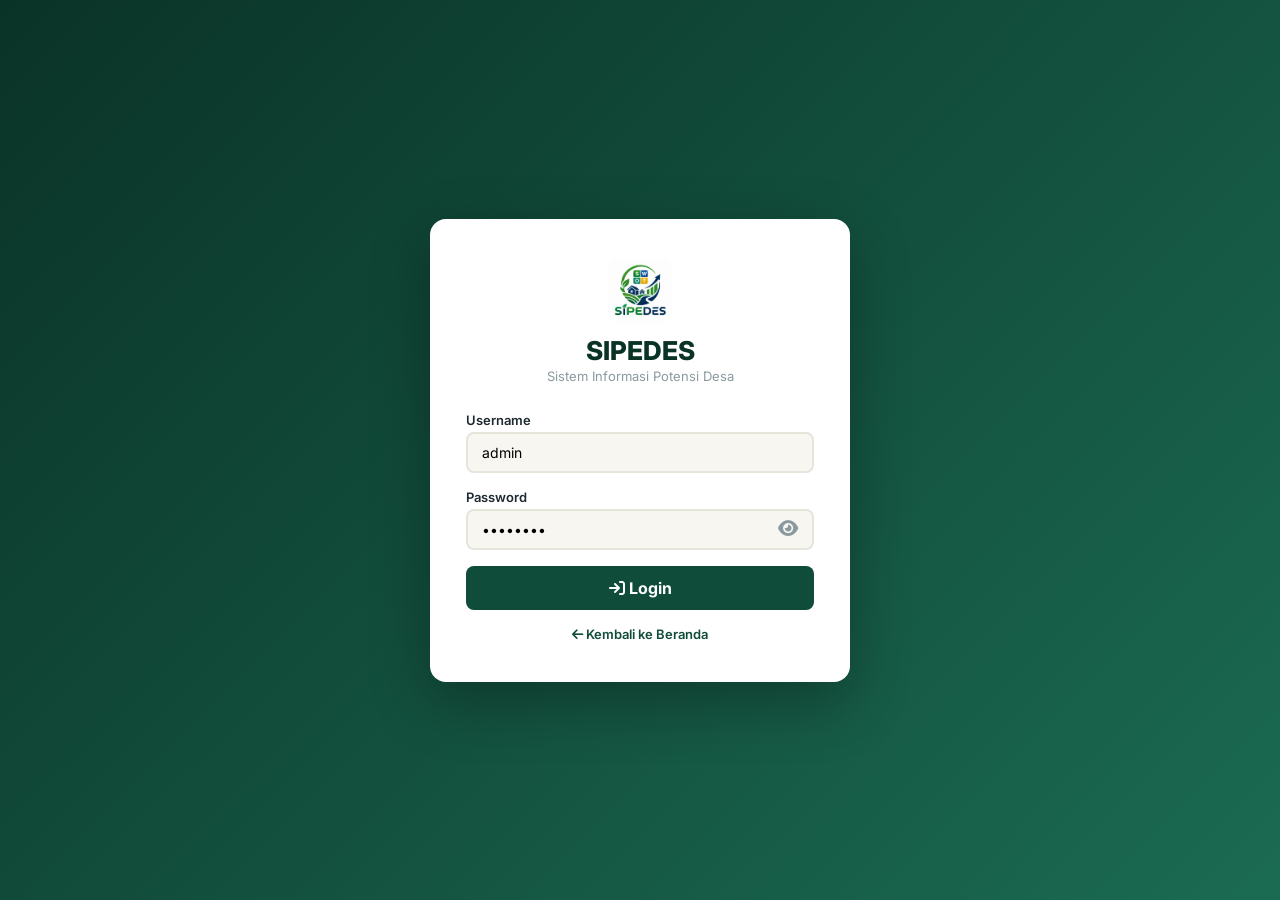
<file: login.html>
<!doctype html>
<html lang="id">
  <head>
    <meta charset="UTF-8" />
    <meta name="viewport" content="width=device-width, initial-scale=1.0" />
    <title>Login · SIPEDES</title>
    <link
      href="https://fonts.googleapis.com/css2?family=Inter:wght@300;400;500;600;700;800&display=swap"
      rel="stylesheet"
    />
    <link
      rel="stylesheet"
      href="https://cdnjs.cloudflare.com/ajax/libs/font-awesome/6.5.0/css/all.min.css"
    />
    <link rel="icon" type="image/png" href="assets/images/logo.png" />
    <style>
      :root {
        --primary: #0f4c3a;
        --primary-light: #1b6b52;
        --primary-dark: #0a3327;
        --accent: #c9956b;
        --text-muted: #8a9a9f;
        --border: #e4e6db;
        --radius: 16px;
        --font: "Inter", sans-serif;
      }
      * {
        margin: 0;
        padding: 0;
        box-sizing: border-box;
      }
      body {
        font-family: var(--font);
        min-height: 100vh;
        display: flex;
        align-items: center;
        justify-content: center;
        background: linear-gradient(135deg, #0a3327, #1b6b52);
        padding: 20px;
      }
      .login-card {
        background: #ffffff;
        border-radius: var(--radius);
        padding: 40px 36px;
        max-width: 420px;
        width: 100%;
        box-shadow: 0 20px 60px rgba(0, 0, 0, 0.3);
        animation: fadeInUp 0.6s cubic-bezier(0.22, 1, 0.36, 1);
      }
      @keyframes fadeInUp {
        from {
          opacity: 0;
          transform: translateY(30px);
        }
        to {
          opacity: 1;
          transform: translateY(0);
        }
      }
      .login-logo {
        text-align: center;
        margin-bottom: 28px;
      }
      .login-logo img {
        width: 64px;
        height: 64px;
        border-radius: 12px;
        margin-bottom: 8px;
      }
      .login-logo h1 {
        font-size: 26px;
        font-weight: 800;
        color: var(--primary-dark);
      }
      .login-logo h1 span {
        color: var(--accent);
      }
      .login-logo p {
        font-size: 13px;
        color: var(--text-muted);
        margin-top: 2px;
      }
      .login-error {
        background: #ffebee;
        color: #c62828;
        padding: 10px 14px;
        border-radius: 8px;
        font-size: 13px;
        margin-bottom: 16px;
        display: none;
        border-left: 4px solid #c62828;
      }
      .login-error.show {
        display: block;
      }
      .form-group {
        margin-bottom: 16px;
        position: relative;
      }
      .form-group label {
        display: block;
        font-size: 13px;
        font-weight: 600;
        color: #1e2a2f;
        margin-bottom: 4px;
      }
      .form-group input {
        width: 100%;
        padding: 10px 14px;
        border: 2px solid var(--border);
        border-radius: 8px;
        font-size: 14px;
        font-family: var(--font);
        background: #f8f6f0;
        transition: 0.3s ease;
      }
      .form-group input:focus {
        outline: none;
        border-color: var(--primary);
        background: #fff;
        box-shadow: 0 0 0 4px rgba(15, 76, 58, 0.08);
      }
      .form-group .password-wrapper {
        position: relative;
      }
      .form-group .password-wrapper input {
        padding-right: 44px;
      }
      .form-group .password-toggle {
        position: absolute;
        right: 12px;
        top: 50%;
        transform: translateY(-50%);
        background: none;
        border: none;
        cursor: pointer;
        color: var(--text-muted);
        font-size: 18px;
        padding: 4px;
        transition: 0.3s;
        z-index: 2;
      }
      .form-group .password-toggle:hover {
        color: var(--primary);
      }
      .btn-login {
        width: 100%;
        padding: 12px;
        background: var(--primary);
        color: #fff;
        border: none;
        border-radius: 8px;
        font-size: 16px;
        font-weight: 700;
        cursor: pointer;
        transition: 0.3s ease;
        font-family: var(--font);
      }
      .btn-login:hover {
        background: var(--primary-light);
        transform: translateY(-2px);
        box-shadow: 0 8px 24px rgba(15, 76, 58, 0.25);
      }
      .btn-login:disabled {
        opacity: 0.6;
        cursor: not-allowed;
        transform: none;
      }
      .login-footer {
        text-align: center;
        margin-top: 16px;
        font-size: 13px;
        color: var(--text-muted);
      }
      .login-footer a {
        color: var(--primary);
        font-weight: 600;
        text-decoration: none;
        transition: 0.3s;
      }
      .login-footer a:hover {
        color: var(--primary-light);
        text-decoration: underline;
      }
      .spinner {
        display: inline-block;
        width: 18px;
        height: 18px;
        border: 2px solid rgba(255, 255, 255, 0.3);
        border-top-color: #fff;
        border-radius: 50%;
        animation: spin 0.6s linear infinite;
        vertical-align: middle;
        margin-right: 8px;
      }
      @keyframes spin {
        to {
          transform: rotate(360deg);
        }
      }
      @media (max-width: 480px) {
        .login-card {
          padding: 28px 20px;
        }
        .login-logo h1 {
          font-size: 22px;
        }
      }
    </style>
  </head>
  <body>
    <div class="login-card">
      <div class="login-logo">
        <img
          src="assets/images/logo.png"
          alt="SIPEDES"
          onerror="
            this.src =
              'data:image/svg+xml,%3Csvg xmlns=%22http://www.w3.org/2000/svg%22 viewBox=%220 0 100 100%22%3E%3Crect width=%22100%22 height=%22100%22 rx=%2220%22 fill=%22%230f4c3a%22/%3E%3Ctext x=%2250%22 y=%2265%22 text-anchor=%22middle%22 font-family=%22Arial%22 font-size=%2248%22 font-weight=%22900%22 fill=%22%23c9956b%22%3ES%3C/text%3E%3C/svg%3E'
          "
        />
        <h1>SIPEDES</h1>
        <p>Sistem Informasi Potensi Desa</p>
      </div>
      <div class="login-error" id="loginError">
        <i class="fas fa-exclamation-circle"></i>
        <span id="errorMessage">Username atau password salah!</span>
      </div>
      <form id="loginForm">
        <div class="form-group">
          <label for="username">Username</label>
          <input
            type="text"
            id="username"
            placeholder="Masukkan username"
            value="admin"
          />
        </div>
        <div class="form-group">
          <label for="password">Password</label>
          <div class="password-wrapper">
            <input
              type="password"
              id="password"
              placeholder="Masukkan password"
              value="admin123"
            />
            <button type="button" class="password-toggle" id="togglePassword">
              <i class="fas fa-eye" id="eyeIcon"></i>
            </button>
          </div>
        </div>
        <button type="submit" class="btn-login" id="loginBtn">
          <i class="fas fa-arrow-right-to-bracket"></i> Login
        </button>
      </form>
      <div class="login-footer">
        <a href="index.html"
          ><i class="fas fa-arrow-left"></i> Kembali ke Beranda</a
        >
      </div>
    </div>
    <script>
      // ============================================================
      // AUTHENTICATION - 3 ROLE
      // ============================================================
      const USERS = [
        {
          id: 1,
          username: "admin",
          password: "admin123",
          nama: "Administrator Sistem",
          role: "admin",
        },
        {
          id: 2,
          username: "perangkat",
          password: "perangkat123",
          nama: "Perangkat Desa",
          role: "perangkat",
        },
        {
          id: 3,
          username: "kades",
          password: "kades123",
          nama: "Kepala Desa Sleman",
          role: "kades",
        },
      ];

      function login(username, password) {
        const user = USERS.find(
          (u) => u.username === username && u.password === password,
        );
        if (user) {
          localStorage.setItem("sipedes_user", JSON.stringify(user));
          return { success: true, user: user };
        }
        return { success: false, message: "Username atau password salah!" };
      }

      function isLoggedIn() {
        const data = localStorage.getItem("sipedes_user");
        return data ? JSON.parse(data) : null;
      }

      function redirectByRole(role) {
        const pages = {
          admin: "dashboard-admin.html",
          perangkat: "dashboard-perangkat.html",
          kades: "dashboard-kades.html",
        };
        window.location.href = pages[role] || "index.html";
      }

      document.addEventListener("DOMContentLoaded", function () {
        const user = isLoggedIn();
        if (user) {
          redirectByRole(user.role);
          return;
        }

        // ===== TOGGLE PASSWORD =====
        const toggleBtn = document.getElementById("togglePassword");
        const passwordInput = document.getElementById("password");
        const eyeIcon = document.getElementById("eyeIcon");

        toggleBtn.addEventListener("click", function () {
          const type =
            passwordInput.getAttribute("type") === "password"
              ? "text"
              : "password";
          passwordInput.setAttribute("type", type);
          eyeIcon.className =
            type === "password" ? "fas fa-eye" : "fas fa-eye-slash";
        });

        const form = document.getElementById("loginForm");
        const btn = document.getElementById("loginBtn");
        const error = document.getElementById("loginError");
        const errorMsg = document.getElementById("errorMessage");

        form.addEventListener("submit", function (e) {
          e.preventDefault();
          const username = document.getElementById("username").value.trim();
          const password = document.getElementById("password").value.trim();

          if (!username || !password) {
            errorMsg.textContent = "Username dan password harus diisi!";
            error.classList.add("show");
            return;
          }

          error.classList.remove("show");
          btn.disabled = true;
          btn.innerHTML = '<span class="spinner"></span> Memproses...';

          setTimeout(function () {
            const result = login(username, password);
            if (result.success) {
              btn.innerHTML = '<i class="fas fa-check"></i> Berhasil!';
              btn.style.background = "#2e7d32";
              setTimeout(function () {
                redirectByRole(result.user.role);
              }, 600);
            } else {
              errorMsg.textContent = result.message;
              error.classList.add("show");
              btn.disabled = false;
              btn.innerHTML =
                '<i class="fas fa-arrow-right-to-bracket"></i> Login';
              btn.style.background = "#0f4c3a";
            }
          }, 500);
        });
      });
    </script>
  </body>
</html>
</file>
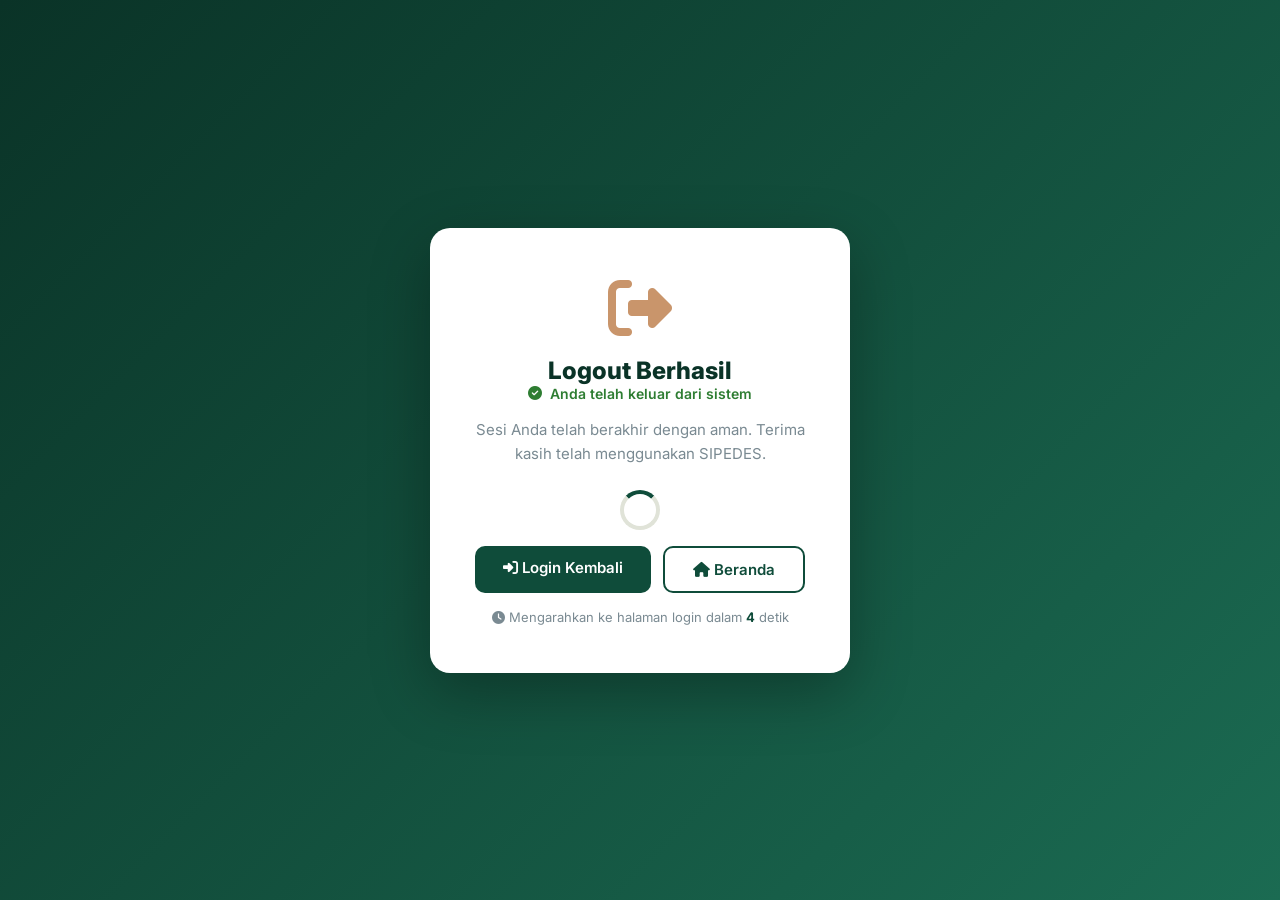
<file: logout.html>
<html lang="id">
  <head>
    <meta charset="UTF-8" />
    <meta name="viewport" content="width=device-width, initial-scale=1.0" />
    <title>Logout · SIPEDES</title>
    <link
      href="https://fonts.googleapis.com/css2?family=Inter:wght@300;400;500;600;700;800&display=swap"
      rel="stylesheet"
    />
    <link
      rel="stylesheet"
      href="https://cdnjs.cloudflare.com/ajax/libs/font-awesome/6.5.0/css/all.min.css"
    />
    <link rel="icon" type="image/png" href="assets/images/logo.png" />
    <style>
      * {
        margin: 0;
        padding: 0;
        box-sizing: border-box;
      }
      body {
        font-family: "Inter", sans-serif;
        min-height: 100vh;
        display: flex;
        align-items: center;
        justify-content: center;
        background: linear-gradient(135deg, #0a3327, #1b6b52);
        padding: 20px;
      }
      .logout-card {
        background: #ffffff;
        border-radius: 20px;
        padding: 48px 40px;
        max-width: 420px;
        width: 100%;
        text-align: center;
        box-shadow: 0 20px 60px rgba(0, 0, 0, 0.3);
        animation: fadeInUp 0.6s cubic-bezier(0.22, 1, 0.36, 1);
      }
      @keyframes fadeInUp {
        from {
          opacity: 0;
          transform: translateY(30px);
        }
        to {
          opacity: 1;
          transform: translateY(0);
        }
      }
      .logout-card .icon {
        font-size: 64px;
        color: #c9956b;
        margin-bottom: 16px;
        animation: pulse 1.5s ease-in-out infinite;
      }
      @keyframes pulse {
        0%,
        100% {
          transform: scale(1);
        }
        50% {
          transform: scale(1.1);
        }
      }
      .logout-card h1 {
        font-size: 24px;
        font-weight: 800;
        color: #0a3327;
      }
      .logout-card p {
        color: #7a8a92;
        font-size: 15px;
        margin: 8px 0 24px;
        line-height: 1.6;
      }
      .logout-card .btn-group {
        display: flex;
        gap: 12px;
        justify-content: center;
        flex-wrap: wrap;
      }
      .logout-card .btn-group a {
        padding: 12px 28px;
        border-radius: 10px;
        font-weight: 600;
        font-size: 15px;
        text-decoration: none;
        transition: 0.3s;
      }
      .logout-card .btn-group .btn-primary {
        background: #0f4c3a;
        color: #fff;
      }
      .logout-card .btn-group .btn-primary:hover {
        background: #1b6b52;
        transform: translateY(-2px);
        box-shadow: 0 8px 24px rgba(15, 76, 58, 0.3);
      }
      .logout-card .btn-group .btn-outline {
        background: transparent;
        color: #0f4c3a;
        border: 2px solid #0f4c3a;
      }
      .logout-card .btn-group .btn-outline:hover {
        background: #e8f5e9;
        transform: translateY(-2px);
      }
      .logout-spinner {
        width: 40px;
        height: 40px;
        border: 4px solid #e0e3d8;
        border-top-color: #0f4c3a;
        border-radius: 50%;
        animation: spin 0.8s linear infinite;
        margin: 0 auto 16px;
      }
      @keyframes spin {
        to {
          transform: rotate(360deg);
        }
      }
      .logout-timer {
        font-size: 13px;
        color: #7a8a92;
        margin-top: 16px;
      }
      .logout-timer strong {
        color: #0f4c3a;
      }
      .logout-success {
        color: #2e7d32;
        font-weight: 600;
        font-size: 14px;
        margin-bottom: 16px;
        display: flex;
        align-items: center;
        justify-content: center;
        gap: 8px;
      }
      @media (max-width: 480px) {
        .logout-card {
          padding: 32px 24px;
        }
        .logout-card .icon {
          font-size: 48px;
        }
        .logout-card h1 {
          font-size: 20px;
        }
        .logout-card .btn-group a {
          padding: 10px 20px;
          font-size: 13px;
          width: 100%;
        }
        .logout-card .btn-group {
          flex-direction: column;
        }
      }
    </style>
  </head>
  <body>
    <div class="logout-card">
      <div class="icon"><i class="fas fa-sign-out-alt"></i></div>
      <h1>Logout Berhasil</h1>
      <div class="logout-success">
        <i class="fas fa-check-circle"></i> Anda telah keluar dari sistem
      </div>
      <p>
        Sesi Anda telah berakhir dengan aman. Terima kasih telah menggunakan
        SIPEDES.
      </p>
      <div class="logout-spinner"></div>
      <div class="btn-group">
        <a href="login.html" class="btn-primary"
          ><i class="fas fa-sign-in-alt"></i> Login Kembali</a
        >
        <a href="index.html" class="btn-outline"
          ><i class="fas fa-home"></i> Beranda</a
        >
      </div>
      <div class="logout-timer">
        <i class="fas fa-clock"></i>
        Mengarahkan ke halaman login dalam
        <strong id="countdown">5</strong> detik
      </div>
    </div>
    <script>
      localStorage.removeItem("sipedes_user");
      sessionStorage.clear();

      // Hapus semua data session
      const keys = Object.keys(localStorage);
      keys.forEach((key) => {
        if (key.startsWith("sipedes_")) {
          localStorage.removeItem(key);
        }
      });

      let seconds = 5;
      const countdownEl = document.getElementById("countdown");
      const interval = setInterval(function () {
        seconds--;
        if (countdownEl) countdownEl.textContent = seconds;
        if (seconds <= 0) {
          clearInterval(interval);
          window.location.href = "login.html";
        }
      }, 1000);
    </script>
  </body>
</html>
</file>
